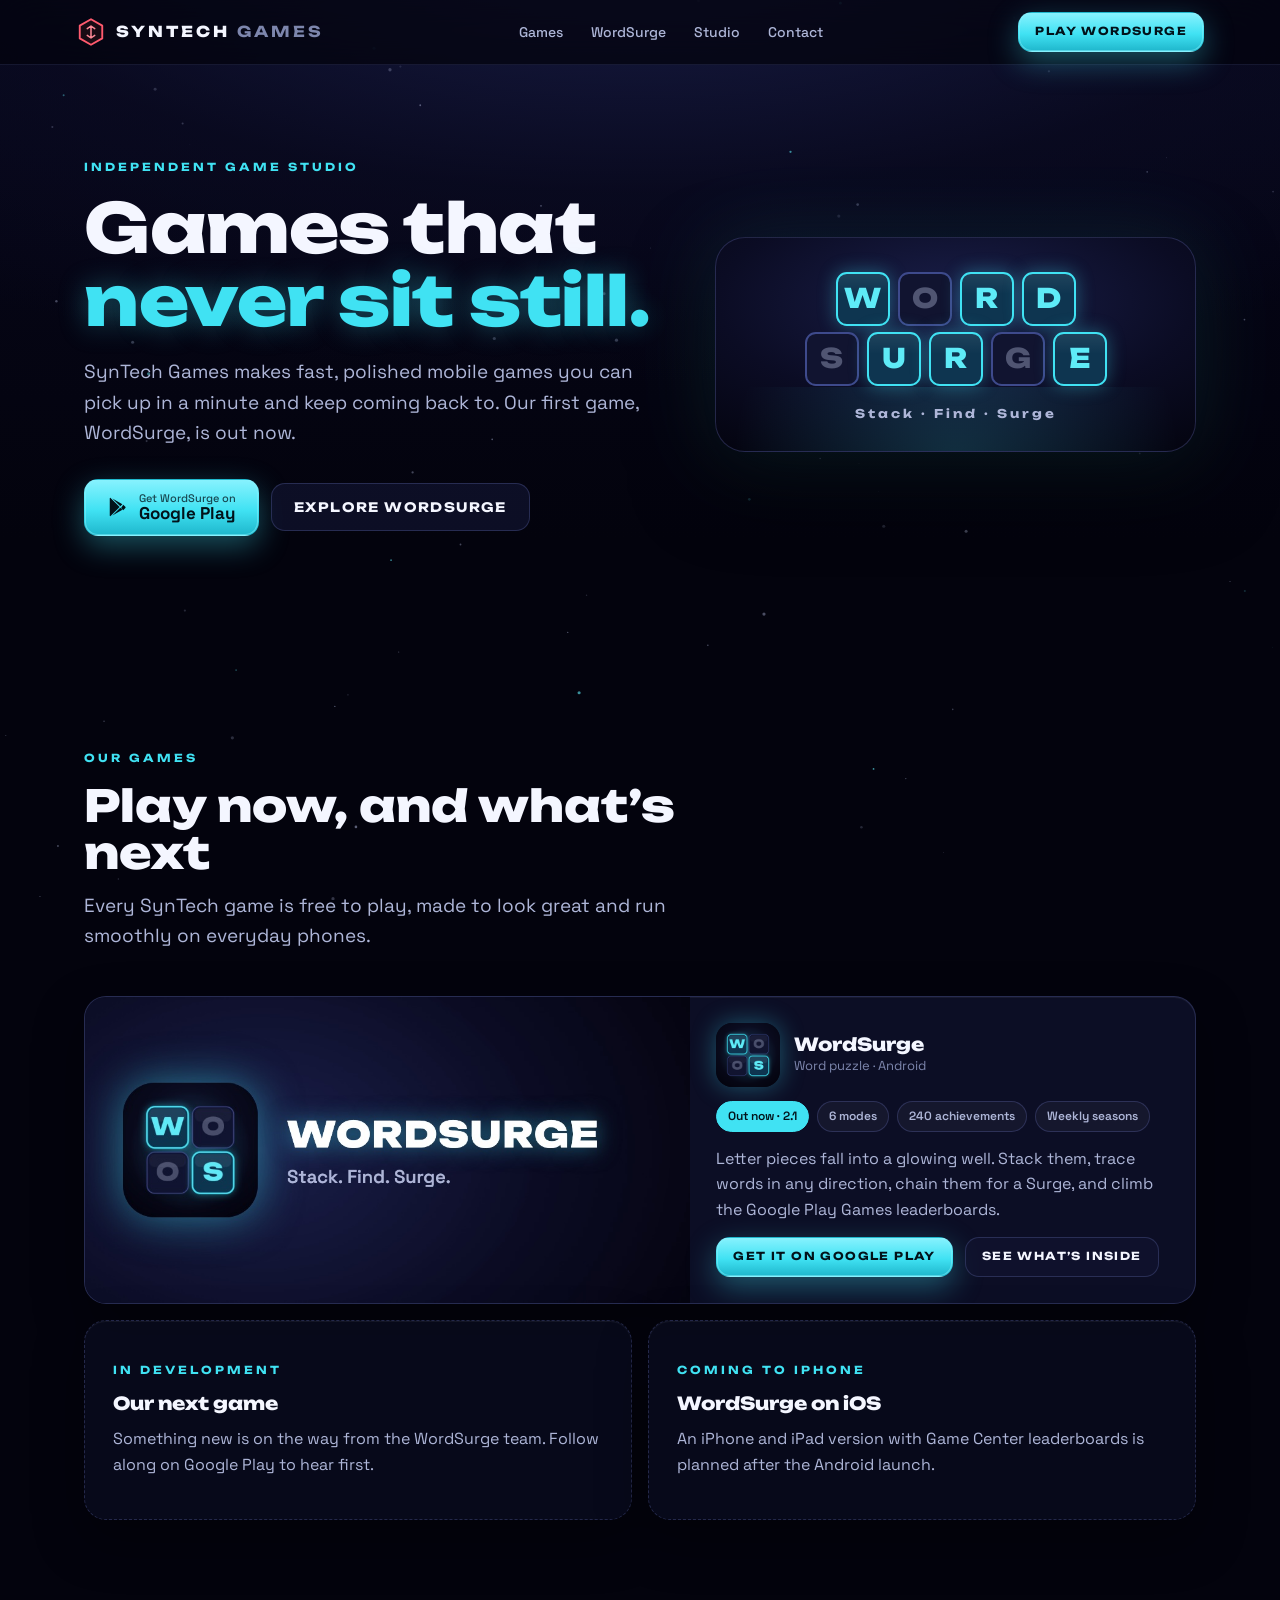
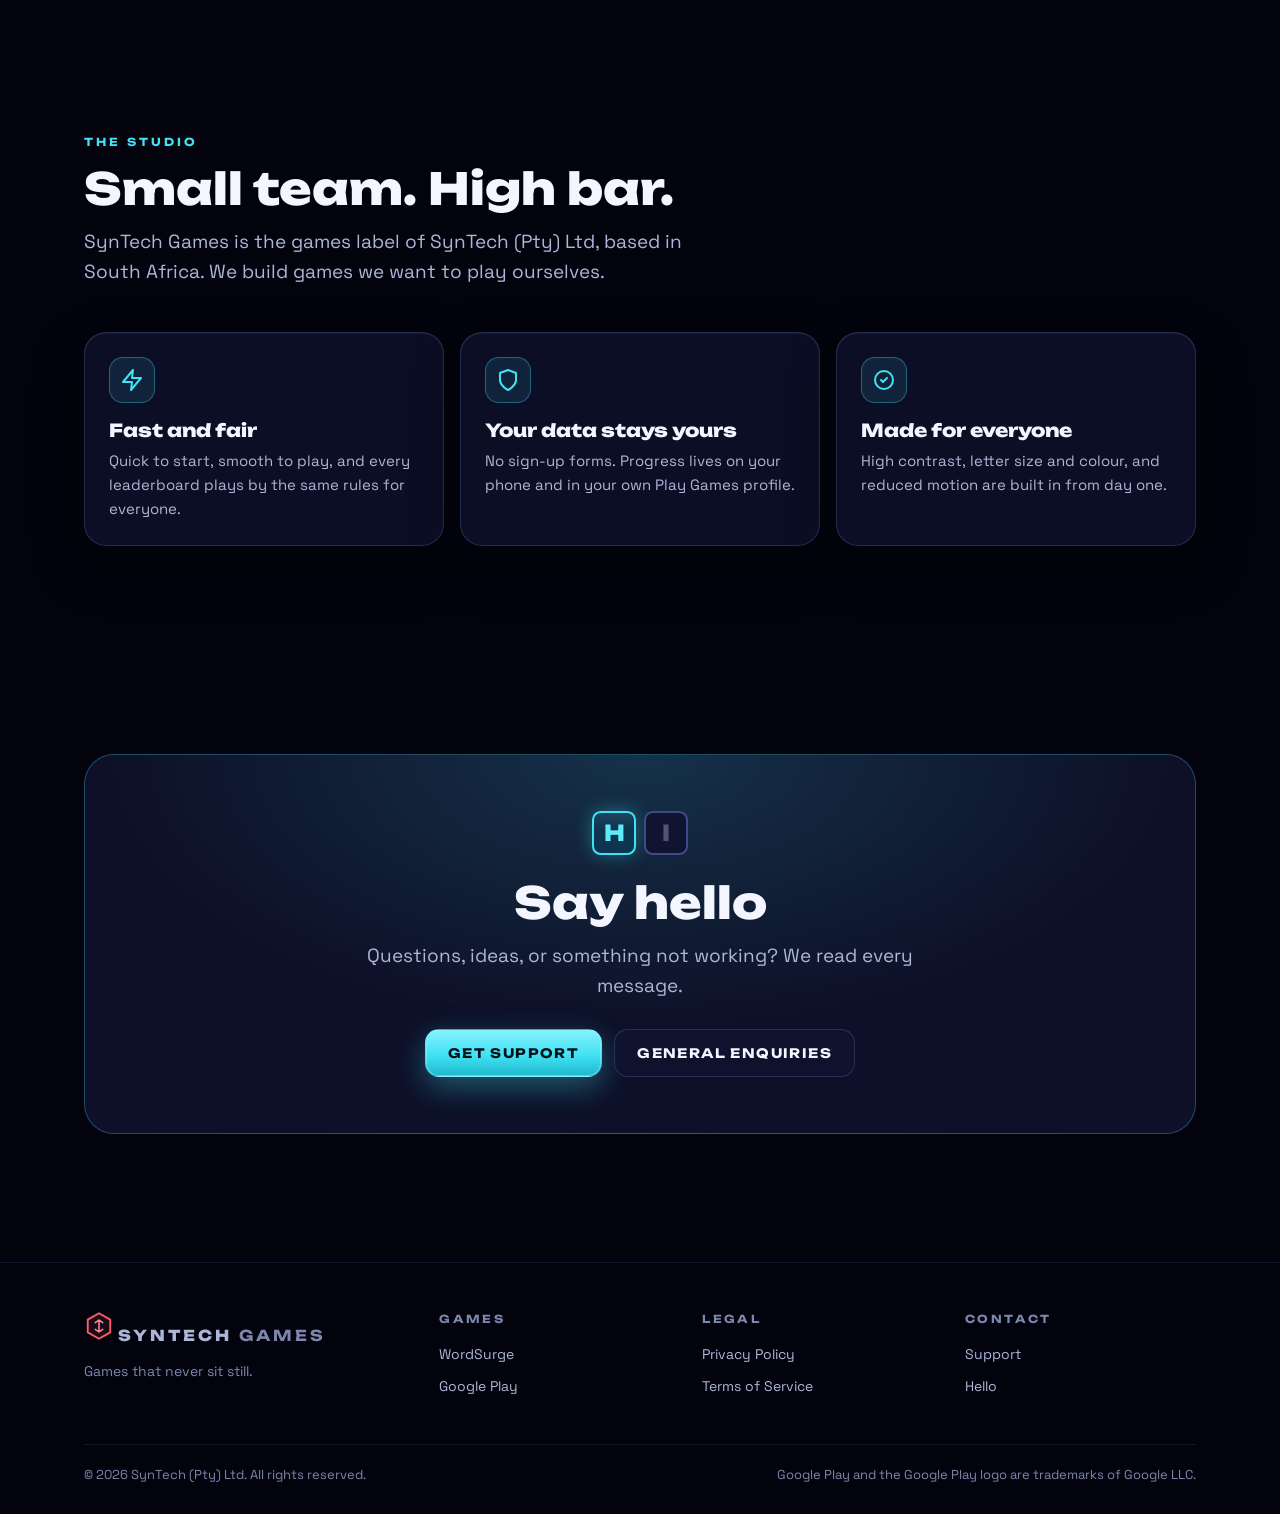
<file: index.html>
<!DOCTYPE html>
<html lang="en" class="no-js">
<head>
  <meta charset="UTF-8">
  <meta name="viewport" content="width=device-width, initial-scale=1.0">
  <title>SynTech Games: word games that never sit still</title>
  <meta name="description" content="SynTech Games is an independent studio making fast, beautiful mobile games. Our first game, WordSurge, is out now on Google Play.">
  <meta name="theme-color" content="#03030d">
  <meta property="og:title" content="SynTech Games">
  <meta property="og:description" content="An independent studio making fast, beautiful mobile games. WordSurge is out now on Google Play.">
  <meta property="og:type" content="website">
  <meta property="og:url" content="https://syntechgames.com/">
  <meta property="og:image" content="https://syntechgames.com/assets/wordsurge/feature-graphic.jpg">
  <link rel="icon" type="image/png" href="/favicon.png">
  <link rel="apple-touch-icon" href="/assets/wordsurge/icon-180.png">
  <link rel="preconnect" href="https://fonts.googleapis.com">
  <link rel="preconnect" href="https://fonts.gstatic.com" crossorigin>
  <link href="https://fonts.googleapis.com/css2?family=Space+Grotesk:wght@400;500;600;700&family=Unbounded:wght@700;800&display=swap" rel="stylesheet">
  <link rel="stylesheet" href="/styles.css">
</head>
<body>
  <a class="skip-link" href="#main">Skip to content</a>
  <canvas id="stars" aria-hidden="true"></canvas>

  <nav class="nav" aria-label="Main">
    <div class="nav-inner">
      <a href="/" class="brand" aria-label="SynTech Games home">
        <svg class="brand-mark" viewBox="0 0 40 40" aria-hidden="true"><path d="M20 3 35 11.5v17L20 37 5 28.5v-17Z" fill="#1a0b14" stroke="#ff5a6e" stroke-width="2.5" stroke-linejoin="round"/><path d="M20 12v16M15 15.5l5-3.5 5 3.5M15 24.5l5 3.5 5-3.5" stroke="#ff8a98" stroke-width="2" fill="none" stroke-linecap="round" stroke-linejoin="round"/></svg>
        <span class="brand-name">SynTech <span>Games</span></span>
      </a>
      <div class="nav-links">
        <a href="/#games">Games</a>
        <a href="/wordsurge.html">WordSurge</a>
        <a href="/#studio">Studio</a>
        <a href="/#contact">Contact</a>
      </div>
      <a href="https://play.google.com/store/apps/details?id=com.syntech.wordsurge" class="btn btn-primary btn-small" rel="noopener">Play WordSurge</a>
    </div>
  </nav>

  <main id="main">
    <!-- Hero -->
    <section class="hero">
      <div class="container hero-grid">
        <div>
          <span class="eyebrow">Independent game studio</span>
          <h1 class="h1">Games that <span class="glow-text">never sit still.</span></h1>
          <p class="lead">SynTech Games makes fast, polished mobile games you can pick up in a minute and keep coming back to. Our first game, WordSurge, is out now.</p>
          <div class="hero-actions">
            <a href="https://play.google.com/store/apps/details?id=com.syntech.wordsurge" class="btn btn-primary btn-store" rel="noopener">
              <svg width="22" height="22" viewBox="0 0 24 24" fill="currentColor" aria-hidden="true"><path d="M3.6 1.8 13.8 12 3.6 22.2a1 1 0 0 1-.6-.9V2.7a1 1 0 0 1 .6-.9Zm10.9 10.9 2.3 2.3-10.9 6.3 8.6-8.6Zm3.2-3.2 2.3 2.3a1 1 0 0 1 0 1.4l-2.3 2.3-2.3-2.5 2.3-3.5ZM5.9 2.7 16.8 9l-2.3 2.3-8.6-8.6Z"/></svg>
              <span class="store-text"><small>Get WordSurge on</small><b>Google Play</b></span>
            </a>
            <a href="/wordsurge.html" class="btn btn-ghost">Explore WordSurge</a>
          </div>
        </div>
        <div class="stage-art reveal" aria-hidden="true">
          <div class="tiles word-row">
            <span class="tile drop" style="--i:0">W</span><span class="tile drop dim" style="--i:1">O</span><span class="tile drop" style="--i:2">R</span><span class="tile drop" style="--i:3">D</span>
          </div>
          <div class="tiles word-row">
            <span class="tile drop dim" style="--i:4">S</span><span class="tile drop" style="--i:5">U</span><span class="tile drop" style="--i:6">R</span><span class="tile drop dim" style="--i:7">G</span><span class="tile drop" style="--i:8">E</span>
          </div>
          <p class="caption">Stack · Find · Surge</p>
        </div>
      </div>
    </section>

    <!-- Games -->
    <section id="games">
      <div class="container">
        <div class="section-head reveal">
          <span class="eyebrow">Our games</span>
          <h2 class="h2">Play now, and what’s next</h2>
          <p class="lead">Every SynTech game is free to play, made to look great and run smoothly on everyday phones.</p>
        </div>

        <article class="panel game-card reveal" aria-labelledby="ws-title">
          <a class="media" href="/wordsurge.html" aria-label="Learn about WordSurge">
            <img src="/assets/wordsurge/feature-graphic.jpg" width="1024" height="500" alt="WordSurge: glowing letter tiles in a dark well" loading="lazy">
          </a>
          <div class="body">
            <div class="game-meta">
              <img src="/assets/wordsurge/icon-180.png" width="64" height="64" alt="">
              <div>
                <h3 class="h3" id="ws-title">WordSurge</h3>
                <p class="small">Word puzzle · Android</p>
              </div>
            </div>
            <div class="chip-row"><span class="chip live">Out now · 2.1</span><span class="chip">6 modes</span><span class="chip">240 achievements</span><span class="chip">Weekly seasons</span></div>
            <p class="muted">Letter pieces fall into a glowing well. Stack them, trace words in any direction, chain them for a Surge, and climb the Google Play Games leaderboards.</p>
            <div class="hero-actions">
              <a href="https://play.google.com/store/apps/details?id=com.syntech.wordsurge" class="btn btn-primary btn-small" rel="noopener">Get it on Google Play</a>
              <a href="/wordsurge.html" class="btn btn-ghost btn-small">See what’s inside</a>
            </div>
          </div>
        </article>

        <div class="grid grid-2" style="margin-top:16px">
          <div class="panel soon-card reveal" style="--d:1">
            <span class="eyebrow" style="margin:0">In development</span>
            <h3 class="h3">Our next game</h3>
            <p class="muted">Something new is on the way from the WordSurge team. Follow along on Google Play to hear first.</p>
          </div>
          <div class="panel soon-card reveal" style="--d:2">
            <span class="eyebrow" style="margin:0">Coming to iPhone</span>
            <h3 class="h3">WordSurge on iOS</h3>
            <p class="muted">An iPhone and iPad version with Game Center leaderboards is planned after the Android launch.</p>
          </div>
        </div>
      </div>
    </section>

    <!-- Studio -->
    <section id="studio">
      <div class="container">
        <div class="section-head reveal">
          <span class="eyebrow">The studio</span>
          <h2 class="h2">Small team. High bar.</h2>
          <p class="lead">SynTech Games is the games label of SynTech (Pty) Ltd, based in South Africa. We build games we want to play ourselves.</p>
        </div>
        <div class="grid grid-3">
          <div class="panel card reveal">
            <div class="icon"><svg viewBox="0 0 24 24" fill="none" stroke="currentColor" stroke-width="2" stroke-linecap="round" stroke-linejoin="round" aria-hidden="true"><path d="M13 2 3 14h9l-1 8 10-12h-9l1-8Z"/></svg></div>
            <h3 class="h3">Fast and fair</h3>
            <p>Quick to start, smooth to play, and every leaderboard plays by the same rules for everyone.</p>
          </div>
          <div class="panel card reveal" style="--d:1">
            <div class="icon"><svg viewBox="0 0 24 24" fill="none" stroke="currentColor" stroke-width="2" stroke-linecap="round" stroke-linejoin="round" aria-hidden="true"><path d="M12 22s8-4 8-10V5l-8-3-8 3v7c0 6 8 10 8 10Z"/></svg></div>
            <h3 class="h3">Your data stays yours</h3>
            <p>No sign-up forms. Progress lives on your phone and in your own Play Games profile.</p>
          </div>
          <div class="panel card reveal" style="--d:2">
            <div class="icon"><svg viewBox="0 0 24 24" fill="none" stroke="currentColor" stroke-width="2" stroke-linecap="round" stroke-linejoin="round" aria-hidden="true"><circle cx="12" cy="12" r="9"/><path d="M9 12l2 2 4-4"/></svg></div>
            <h3 class="h3">Made for everyone</h3>
            <p>High contrast, letter size and colour, and reduced motion are built in from day one.</p>
          </div>
        </div>
      </div>
    </section>

    <!-- Contact -->
    <section id="contact">
      <div class="container">
        <div class="cta-card reveal">
          <div class="tiles" aria-hidden="true"><span class="tile" style="--s:44px">H</span><span class="tile dim" style="--s:44px">I</span></div>
          <h2 class="h2">Say hello</h2>
          <p class="lead">Questions, ideas, or something not working? We read every message.</p>
          <div class="hero-actions">
            <a href="mailto:support@syntechgames.com" class="btn btn-primary">Get support</a>
            <a href="mailto:hello@syntechgames.com" class="btn btn-ghost">General enquiries</a>
          </div>
        </div>
      </div>
    </section>
  </main>

  <footer class="footer">
    <div class="container">
      <div class="footer-top">
        <div>
          <a href="/" class="brand" aria-label="SynTech Games home">
            <svg class="brand-mark" viewBox="0 0 40 40" aria-hidden="true"><path d="M20 3 35 11.5v17L20 37 5 28.5v-17Z" fill="#1a0b14" stroke="#ff5a6e" stroke-width="2.5" stroke-linejoin="round"/><path d="M20 12v16M15 15.5l5-3.5 5 3.5M15 24.5l5 3.5 5-3.5" stroke="#ff8a98" stroke-width="2" fill="none" stroke-linecap="round" stroke-linejoin="round"/></svg>
            <span class="brand-name">SynTech <span>Games</span></span>
          </a>
          <p class="footer-tagline">Games that never sit still.</p>
        </div>
        <div><h4>Games</h4><a href="/wordsurge.html">WordSurge</a><a href="https://play.google.com/store/apps/details?id=com.syntech.wordsurge" rel="noopener">Google Play</a></div>
        <div><h4>Legal</h4><a href="/privacy.html">Privacy Policy</a><a href="/terms.html">Terms of Service</a></div>
        <div><h4>Contact</h4><a href="mailto:support@syntechgames.com">Support</a><a href="mailto:hello@syntechgames.com">Hello</a></div>
      </div>
      <div class="footer-bottom"><span>&copy; <span data-year>2026</span> SynTech (Pty) Ltd. All rights reserved.</span><span>Google Play and the Google Play logo are trademarks of Google LLC.</span></div>
    </div>
  </footer>

  <script src="/script.js"></script>
</body>
</html>
</file>
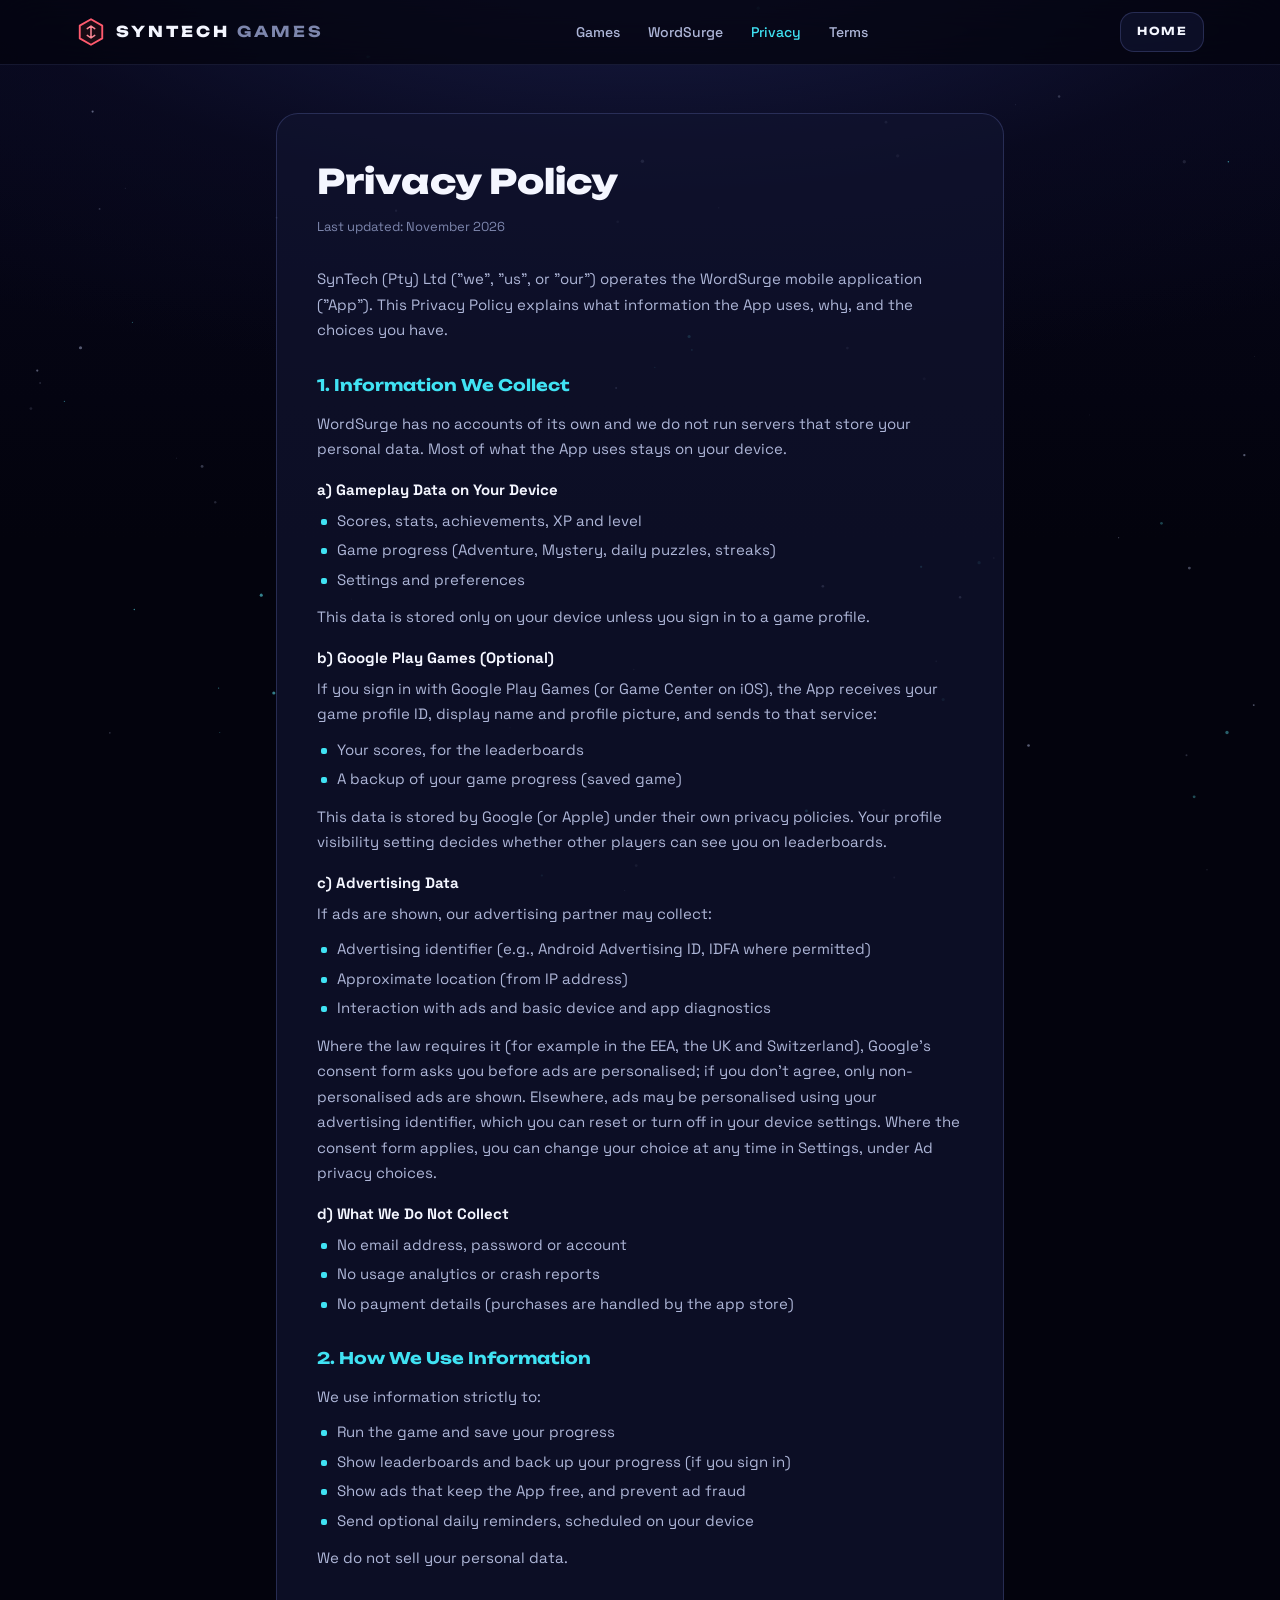
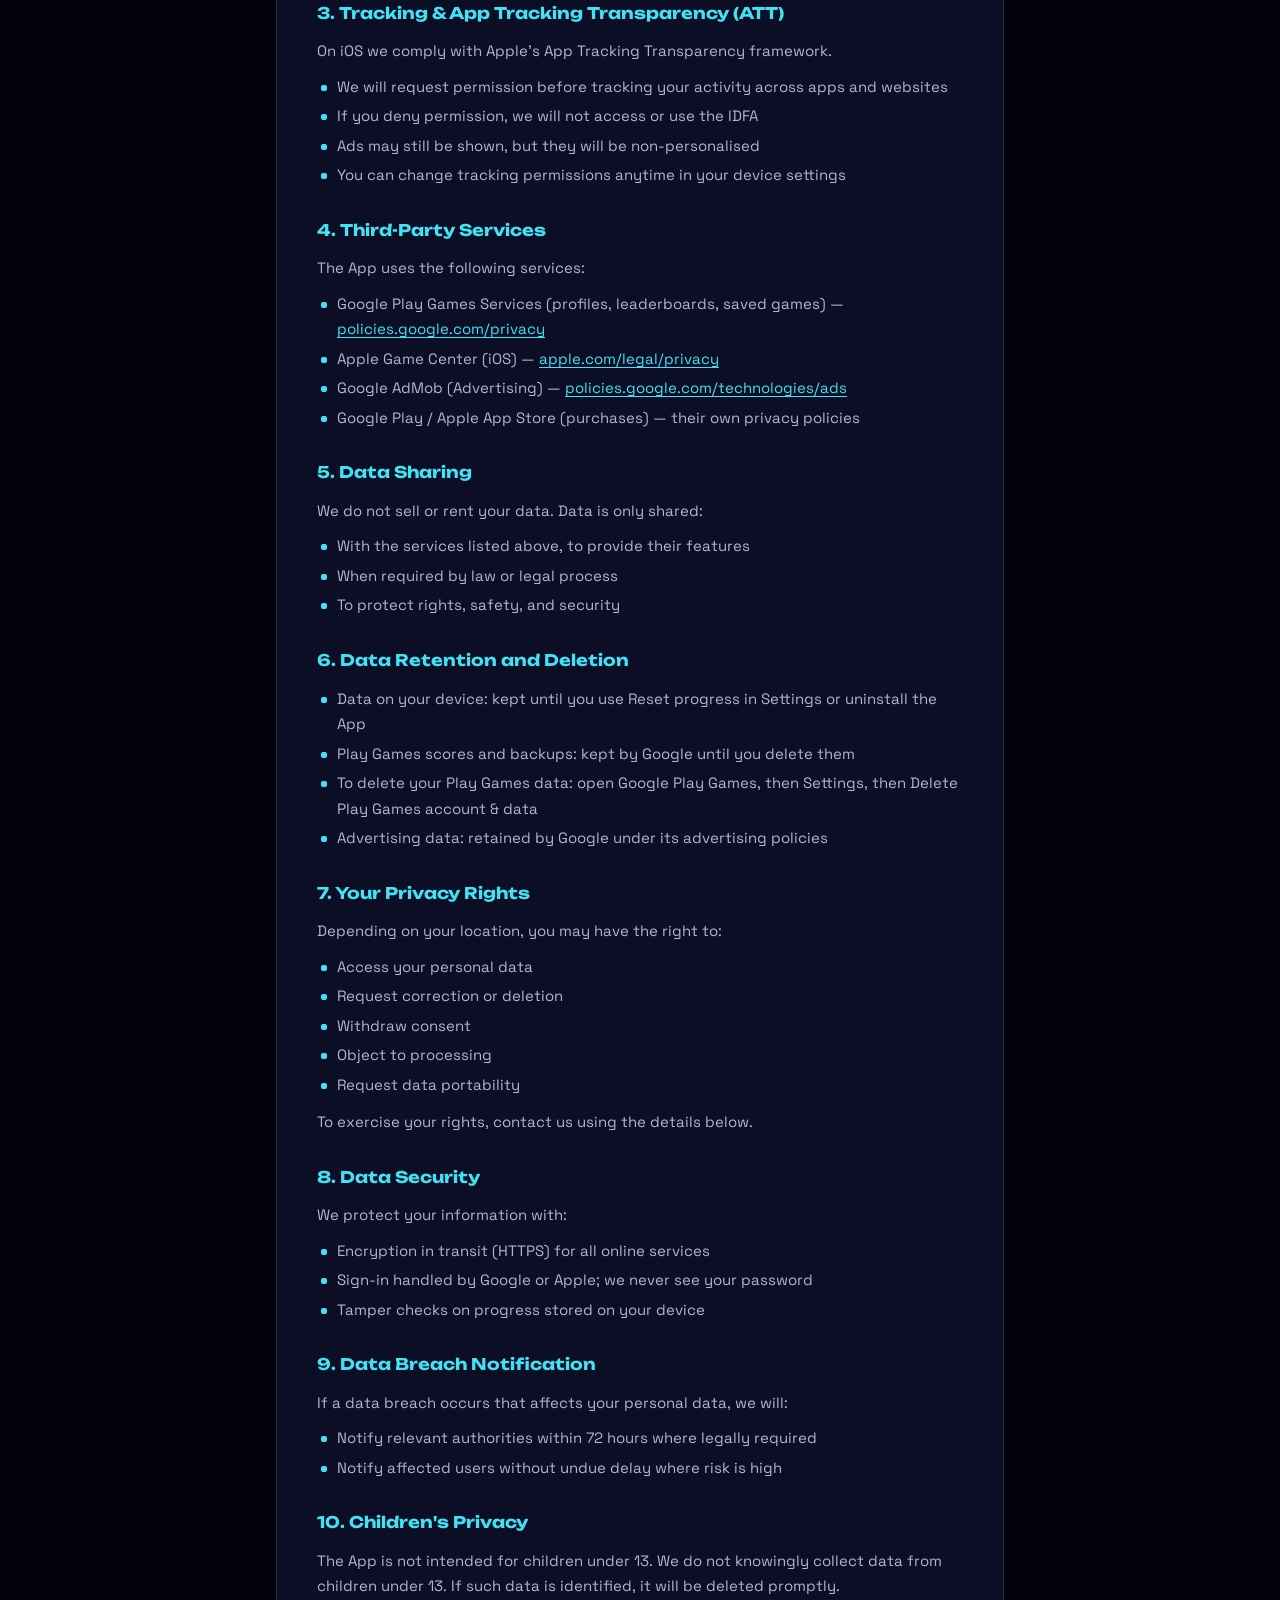
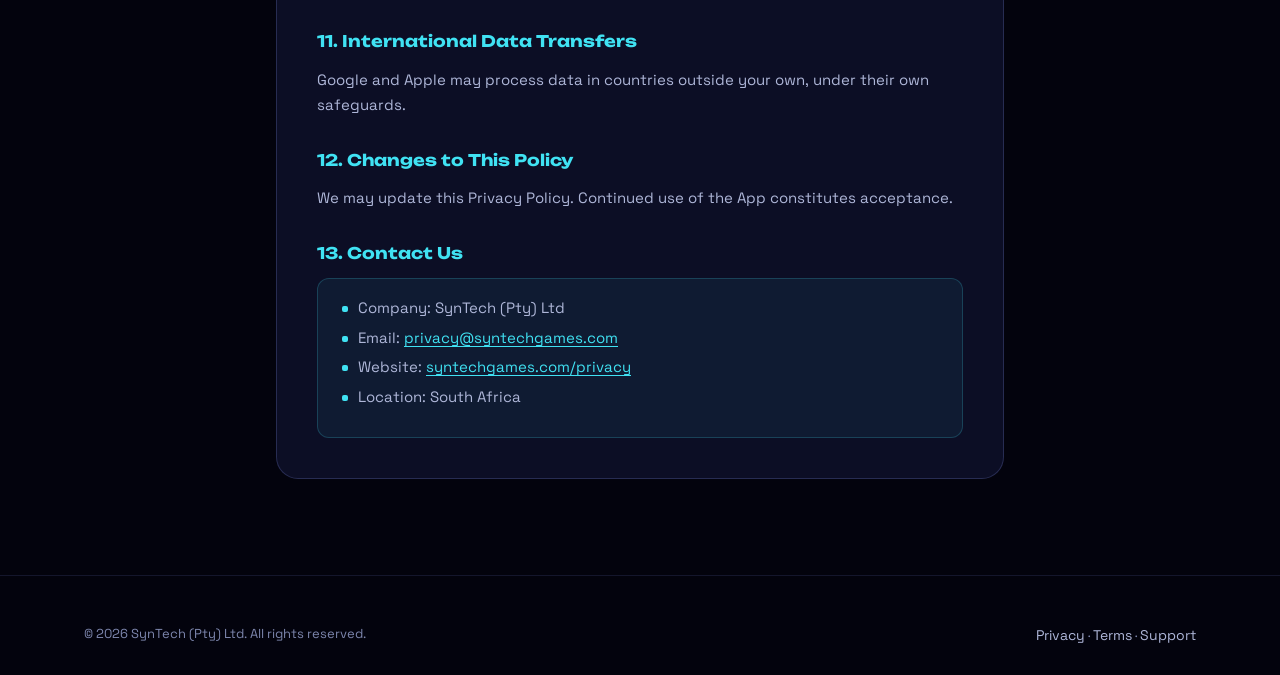
<file: privacy.html>
<!DOCTYPE html>
<html lang="en" class="no-js">
<head>
  <meta charset="UTF-8">
  <meta name="viewport" content="width=device-width, initial-scale=1.0">
  <title>Privacy Policy — WordSurge by SynTech</title>
  <meta name="description" content="Privacy Policy for the WordSurge mobile application by SynTech (Pty) Ltd.">
  <link rel="icon" type="image/png" href="/favicon.png">
  <meta name="theme-color" content="#03030d">
  <link rel="preconnect" href="https://fonts.googleapis.com">
  <link rel="preconnect" href="https://fonts.gstatic.com" crossorigin>
  <link href="https://fonts.googleapis.com/css2?family=Space+Grotesk:wght@400;500;600;700&family=Unbounded:wght@700;800&display=swap" rel="stylesheet">
  <link rel="stylesheet" href="/styles.css">
</head>
<body>
  <a class="skip-link" href="#main">Skip to content</a>
  <canvas id="stars" aria-hidden="true"></canvas>

  <nav class="nav" aria-label="Main">
    <div class="nav-inner">
      <a href="/" class="brand" aria-label="SynTech Games home">
        <svg class="brand-mark" viewBox="0 0 40 40" aria-hidden="true"><path d="M20 3 35 11.5v17L20 37 5 28.5v-17Z" fill="#1a0b14" stroke="#ff5a6e" stroke-width="2.5" stroke-linejoin="round"/><path d="M20 12v16M15 15.5l5-3.5 5 3.5M15 24.5l5 3.5 5-3.5" stroke="#ff8a98" stroke-width="2" fill="none" stroke-linecap="round" stroke-linejoin="round"/></svg>
        <span class="brand-name">SynTech <span>Games</span></span>
      </a>
      <div class="nav-links">
        <a href="/#games">Games</a>
        <a href="/wordsurge.html">WordSurge</a>
        <a href="/privacy.html" aria-current="page">Privacy</a>
        <a href="/terms.html">Terms</a>
      </div>
      <a href="/" class="btn btn-ghost btn-small">Home</a>
    </div>
  </nav>

  <main id="main" class="legal-page">
    <div class="legal-card">
      <h1>Privacy Policy</h1>
      <p class="last-updated">Last updated: November 2026</p>
      <p class="intro">
        SynTech (Pty) Ltd ("we", "us", or "our") operates the WordSurge mobile application ("App").
        This Privacy Policy explains what information the App uses, why, and the choices you have.
      </p>

      <h2>1. Information We Collect</h2>
      <p>WordSurge has no accounts of its own and we do not run servers that store your personal data. Most of what the App uses stays on your device.</p>

      <h3>a) Gameplay Data on Your Device</h3>
      <ul>
        <li>Scores, stats, achievements, XP and level</li>
        <li>Game progress (Adventure, Mystery, daily puzzles, streaks)</li>
        <li>Settings and preferences</li>
      </ul>
      <p>This data is stored only on your device unless you sign in to a game profile.</p>

      <h3>b) Google Play Games (Optional)</h3>
      <p>If you sign in with Google Play Games (or Game Center on iOS), the App receives your game profile ID, display name and profile picture, and sends to that service:</p>
      <ul>
        <li>Your scores, for the leaderboards</li>
        <li>A backup of your game progress (saved game)</li>
      </ul>
      <p>This data is stored by Google (or Apple) under their own privacy policies. Your profile visibility setting decides whether other players can see you on leaderboards.</p>

      <h3>c) Advertising Data</h3>
      <p>If ads are shown, our advertising partner may collect:</p>
      <ul>
        <li>Advertising identifier (e.g., Android Advertising ID, IDFA where permitted)</li>
        <li>Approximate location (from IP address)</li>
        <li>Interaction with ads and basic device and app diagnostics</li>
      </ul>
      <p>Where the law requires it (for example in the EEA, the UK and Switzerland), Google&rsquo;s consent form asks you before ads are personalised; if you don&rsquo;t agree, only non-personalised ads are shown. Elsewhere, ads may be personalised using your advertising identifier, which you can reset or turn off in your device settings. Where the consent form applies, you can change your choice at any time in Settings, under Ad privacy choices.</p>

      <h3>d) What We Do Not Collect</h3>
      <ul>
        <li>No email address, password or account</li>
        <li>No usage analytics or crash reports</li>
        <li>No payment details (purchases are handled by the app store)</li>
      </ul>

      <h2>2. How We Use Information</h2>
      <p>We use information strictly to:</p>
      <ul>
        <li>Run the game and save your progress</li>
        <li>Show leaderboards and back up your progress (if you sign in)</li>
        <li>Show ads that keep the App free, and prevent ad fraud</li>
        <li>Send optional daily reminders, scheduled on your device</li>
      </ul>
      <p>We do not sell your personal data.</p>

      <h2>3. Tracking &amp; App Tracking Transparency (ATT)</h2>
      <p>On iOS we comply with Apple's App Tracking Transparency framework.</p>
      <ul>
        <li>We will request permission before tracking your activity across apps and websites</li>
        <li>If you deny permission, we will not access or use the IDFA</li>
        <li>Ads may still be shown, but they will be non-personalised</li>
        <li>You can change tracking permissions anytime in your device settings</li>
      </ul>

      <h2>4. Third-Party Services</h2>
      <p>The App uses the following services:</p>
      <ul>
        <li>Google Play Games Services (profiles, leaderboards, saved games) — <a href="https://policies.google.com/privacy" >policies.google.com/privacy</a></li>
        <li>Apple Game Center (iOS) — <a href="https://www.apple.com/legal/privacy/" >apple.com/legal/privacy</a></li>
        <li>Google AdMob (Advertising) — <a href="https://policies.google.com/technologies/ads" >policies.google.com/technologies/ads</a></li>
        <li>Google Play / Apple App Store (purchases) — their own privacy policies</li>
      </ul>

      <h2>5. Data Sharing</h2>
      <p>We do not sell or rent your data. Data is only shared:</p>
      <ul>
        <li>With the services listed above, to provide their features</li>
        <li>When required by law or legal process</li>
        <li>To protect rights, safety, and security</li>
      </ul>

      <h2>6. Data Retention and Deletion</h2>
      <ul>
        <li>Data on your device: kept until you use Reset progress in Settings or uninstall the App</li>
        <li>Play Games scores and backups: kept by Google until you delete them</li>
        <li>To delete your Play Games data: open Google Play Games, then Settings, then Delete Play Games account &amp; data</li>
        <li>Advertising data: retained by Google under its advertising policies</li>
      </ul>

      <h2>7. Your Privacy Rights</h2>
      <p>Depending on your location, you may have the right to:</p>
      <ul>
        <li>Access your personal data</li>
        <li>Request correction or deletion</li>
        <li>Withdraw consent</li>
        <li>Object to processing</li>
        <li>Request data portability</li>
      </ul>
      <p>To exercise your rights, contact us using the details below.</p>

      <h2>8. Data Security</h2>
      <p>We protect your information with:</p>
      <ul>
        <li>Encryption in transit (HTTPS) for all online services</li>
        <li>Sign-in handled by Google or Apple; we never see your password</li>
        <li>Tamper checks on progress stored on your device</li>
      </ul>

      <h2>9. Data Breach Notification</h2>
      <p>If a data breach occurs that affects your personal data, we will:</p>
      <ul>
        <li>Notify relevant authorities within 72 hours where legally required</li>
        <li>Notify affected users without undue delay where risk is high</li>
      </ul>

      <h2>10. Children's Privacy</h2>
      <p>
        The App is not intended for children under 13. We do not knowingly collect data from
        children under 13. If such data is identified, it will be deleted promptly.
      </p>

      <h2>11. International Data Transfers</h2>
      <p>Google and Apple may process data in countries outside your own, under their own safeguards.</p>

      <h2>12. Changes to This Policy</h2>
      <p>We may update this Privacy Policy. Continued use of the App constitutes acceptance.</p>

      <h2>13. Contact Us</h2>
      <div class="contact-box">
        <ul>
          <li>Company: SynTech (Pty) Ltd</li>
          <li>Email: <a href="mailto:privacy@syntechgames.com" >privacy@syntechgames.com</a></li>
          <li>Website: <a href="https://syntechgames.com/privacy.html" >syntechgames.com/privacy</a></li>
          <li>Location: South Africa</li>
        </ul>
      </div>
    </div>
  </main>

  <footer class="footer">
    <div class="container">
      <div class="footer-bottom" style="border-top:none;padding-top:0"><span>&copy; <span data-year>2026</span> SynTech (Pty) Ltd. All rights reserved.</span><span><a href="/privacy.html" style="display:inline">Privacy</a> · <a href="/terms.html" style="display:inline">Terms</a> · <a href="mailto:support@syntechgames.com" style="display:inline">Support</a></span></div>
    </div>
  </footer>

  <script src="/script.js"></script>
</body>
</html>
</file>
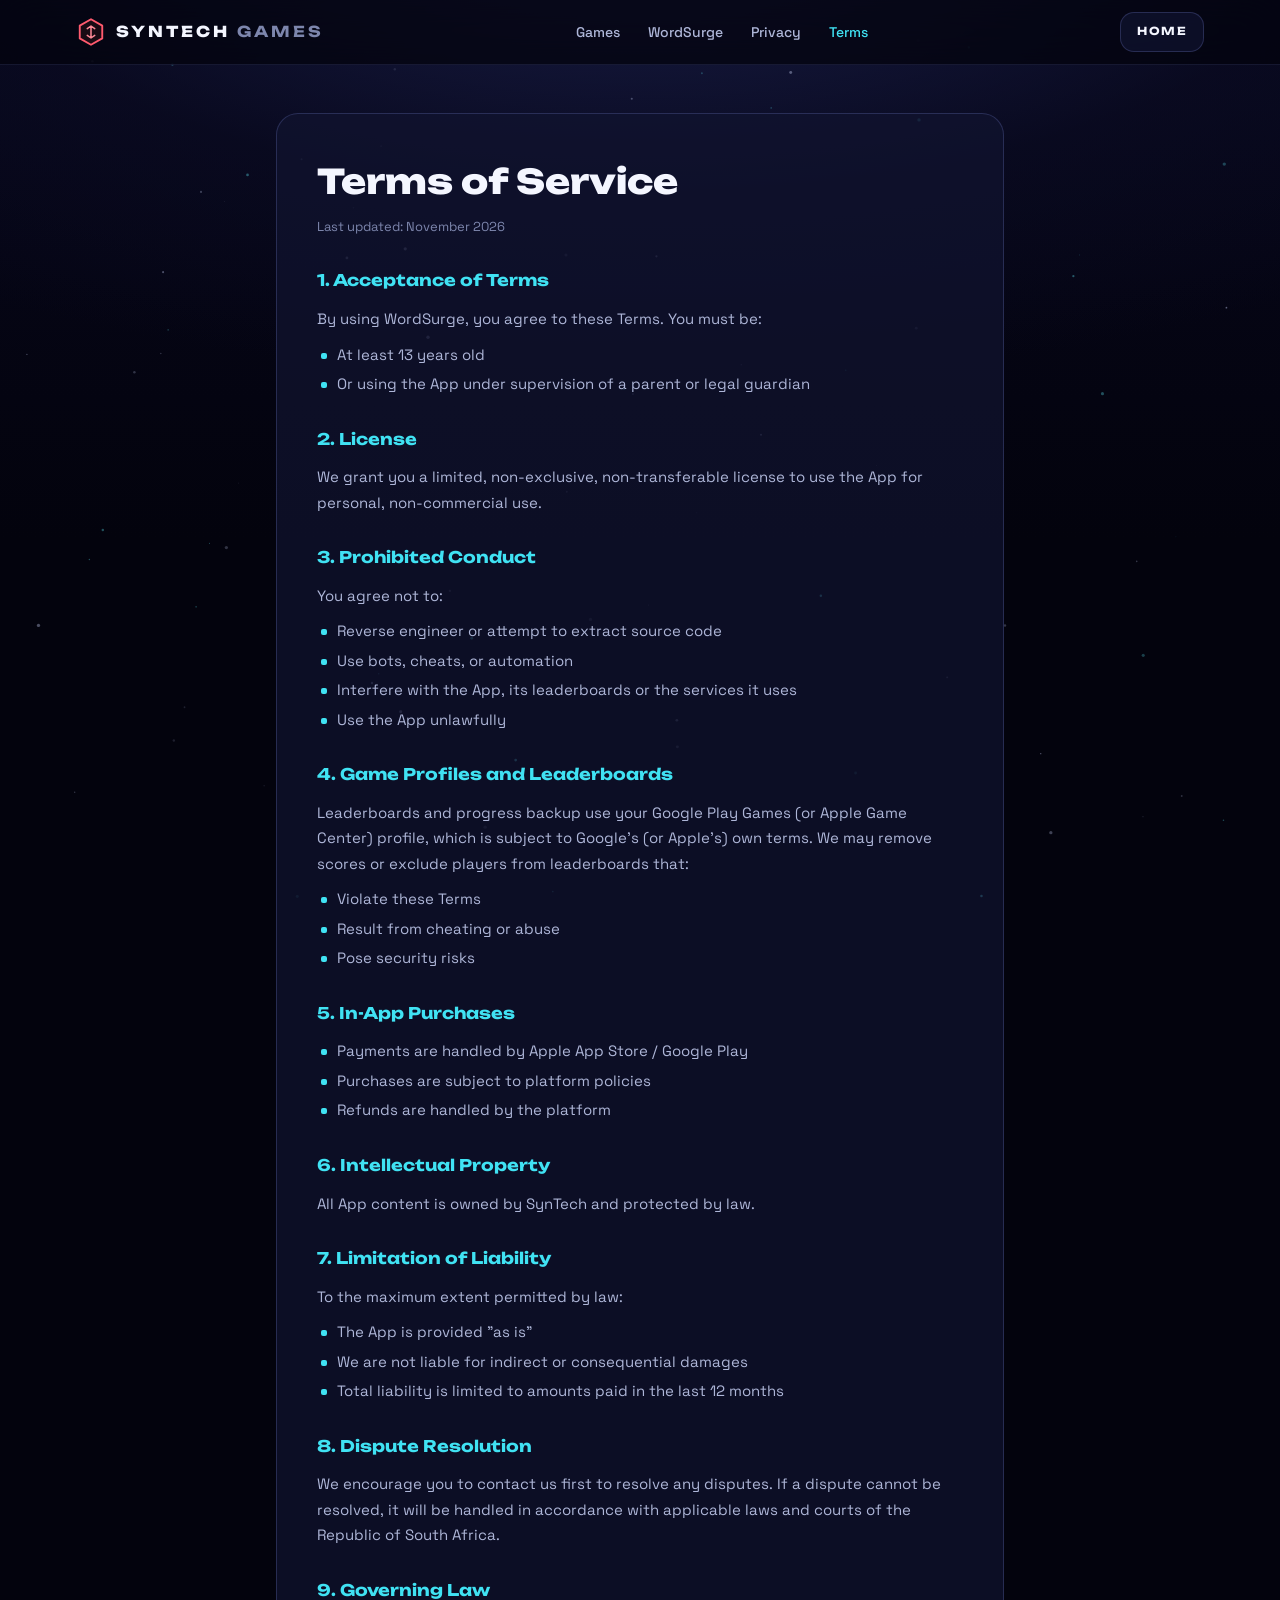
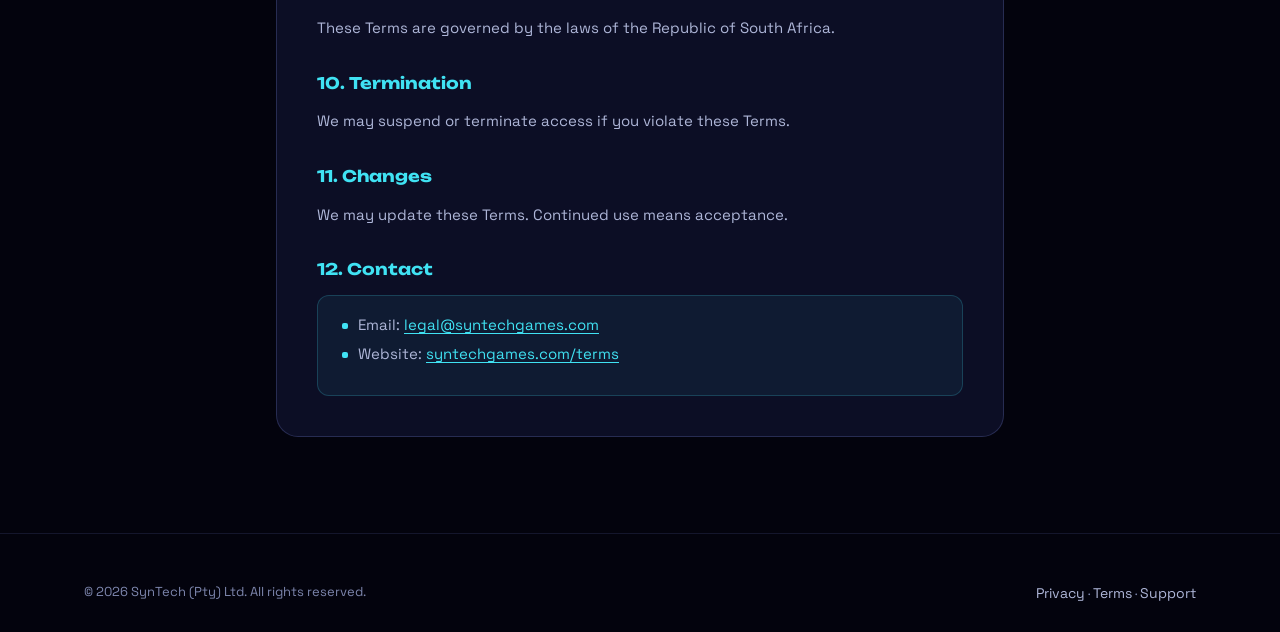
<file: terms.html>
<!DOCTYPE html>
<html lang="en" class="no-js">
<head>
  <meta charset="UTF-8">
  <meta name="viewport" content="width=device-width, initial-scale=1.0">
  <title>Terms of Service — WordSurge by SynTech</title>
  <meta name="description" content="Terms of Service for the WordSurge mobile application by SynTech (Pty) Ltd.">
  <link rel="icon" type="image/png" href="/favicon.png">
  <meta name="theme-color" content="#03030d">
  <link rel="preconnect" href="https://fonts.googleapis.com">
  <link rel="preconnect" href="https://fonts.gstatic.com" crossorigin>
  <link href="https://fonts.googleapis.com/css2?family=Space+Grotesk:wght@400;500;600;700&family=Unbounded:wght@700;800&display=swap" rel="stylesheet">
  <link rel="stylesheet" href="/styles.css">
</head>
<body>
  <a class="skip-link" href="#main">Skip to content</a>
  <canvas id="stars" aria-hidden="true"></canvas>

  <nav class="nav" aria-label="Main">
    <div class="nav-inner">
      <a href="/" class="brand" aria-label="SynTech Games home">
        <svg class="brand-mark" viewBox="0 0 40 40" aria-hidden="true"><path d="M20 3 35 11.5v17L20 37 5 28.5v-17Z" fill="#1a0b14" stroke="#ff5a6e" stroke-width="2.5" stroke-linejoin="round"/><path d="M20 12v16M15 15.5l5-3.5 5 3.5M15 24.5l5 3.5 5-3.5" stroke="#ff8a98" stroke-width="2" fill="none" stroke-linecap="round" stroke-linejoin="round"/></svg>
        <span class="brand-name">SynTech <span>Games</span></span>
      </a>
      <div class="nav-links">
        <a href="/#games">Games</a>
        <a href="/wordsurge.html">WordSurge</a>
        <a href="/privacy.html">Privacy</a>
        <a href="/terms.html" aria-current="page">Terms</a>
      </div>
      <a href="/" class="btn btn-ghost btn-small">Home</a>
    </div>
  </nav>

  <main id="main" class="legal-page">
    <div class="legal-card">
      <h1>Terms of Service</h1>
      <p class="last-updated">Last updated: November 2026</p>

      <h2>1. Acceptance of Terms</h2>
      <p>By using WordSurge, you agree to these Terms. You must be:</p>
      <ul>
        <li>At least 13 years old</li>
        <li>Or using the App under supervision of a parent or legal guardian</li>
      </ul>

      <h2>2. License</h2>
      <p>
        We grant you a limited, non-exclusive, non-transferable license to use the App for
        personal, non-commercial use.
      </p>

      <h2>3. Prohibited Conduct</h2>
      <p>You agree not to:</p>
      <ul>
        <li>Reverse engineer or attempt to extract source code</li>
        <li>Use bots, cheats, or automation</li>
        <li>Interfere with the App, its leaderboards or the services it uses</li>
        <li>Use the App unlawfully</li>
      </ul>

      <h2>4. Game Profiles and Leaderboards</h2>
      <p>
        Leaderboards and progress backup use your Google Play Games (or Apple Game Center)
        profile, which is subject to Google’s (or Apple’s) own terms. We may remove scores or
        exclude players from leaderboards that:
      </p>
      <ul>
        <li>Violate these Terms</li>
        <li>Result from cheating or abuse</li>
        <li>Pose security risks</li>
      </ul>

      <h2>5. In-App Purchases</h2>
      <ul>
        <li>Payments are handled by Apple App Store / Google Play</li>
        <li>Purchases are subject to platform policies</li>
        <li>Refunds are handled by the platform</li>
      </ul>

      <h2>6. Intellectual Property</h2>
      <p>All App content is owned by SynTech and protected by law.</p>

      <h2>7. Limitation of Liability</h2>
      <p>To the maximum extent permitted by law:</p>
      <ul>
        <li>The App is provided "as is"</li>
        <li>We are not liable for indirect or consequential damages</li>
        <li>Total liability is limited to amounts paid in the last 12 months</li>
      </ul>

      <h2>8. Dispute Resolution</h2>
      <p>
        We encourage you to contact us first to resolve any disputes. If a dispute cannot be
        resolved, it will be handled in accordance with applicable laws and courts of the
        Republic of South Africa.
      </p>

      <h2>9. Governing Law</h2>
      <p>These Terms are governed by the laws of the Republic of South Africa.</p>

      <h2>10. Termination</h2>
      <p>We may suspend or terminate access if you violate these Terms.</p>

      <h2>11. Changes</h2>
      <p>We may update these Terms. Continued use means acceptance.</p>

      <h2>12. Contact</h2>
      <div class="contact-box">
        <ul>
          <li>Email: <a href="mailto:legal@syntechgames.com" >legal@syntechgames.com</a></li>
          <li>Website: <a href="https://syntechgames.com/terms.html" >syntechgames.com/terms</a></li>
        </ul>
      </div>
    </div>
  </main>

  <footer class="footer">
    <div class="container">
      <div class="footer-bottom" style="border-top:none;padding-top:0"><span>&copy; <span data-year>2026</span> SynTech (Pty) Ltd. All rights reserved.</span><span><a href="/privacy.html" style="display:inline">Privacy</a> · <a href="/terms.html" style="display:inline">Terms</a> · <a href="mailto:support@syntechgames.com" style="display:inline">Support</a></span></div>
    </div>
  </footer>

  <script src="/script.js"></script>
</body>
</html>
</file>
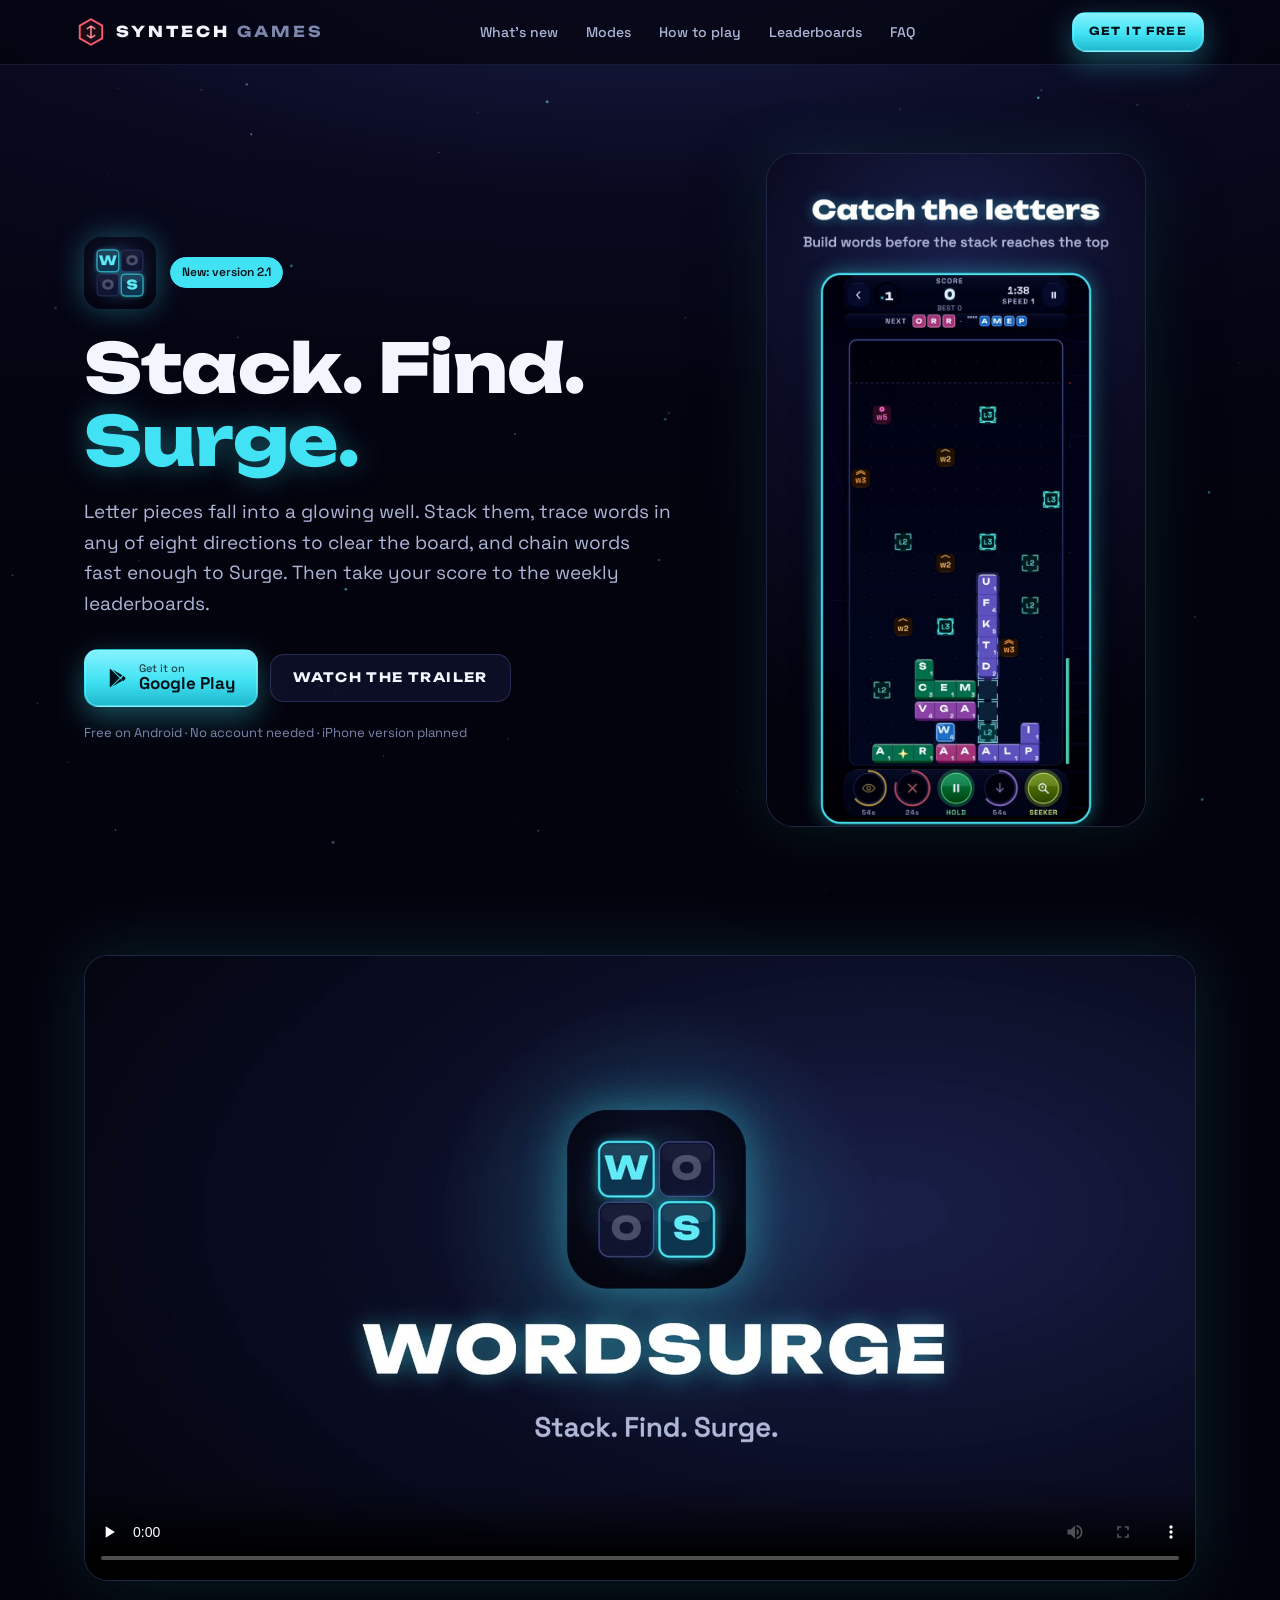
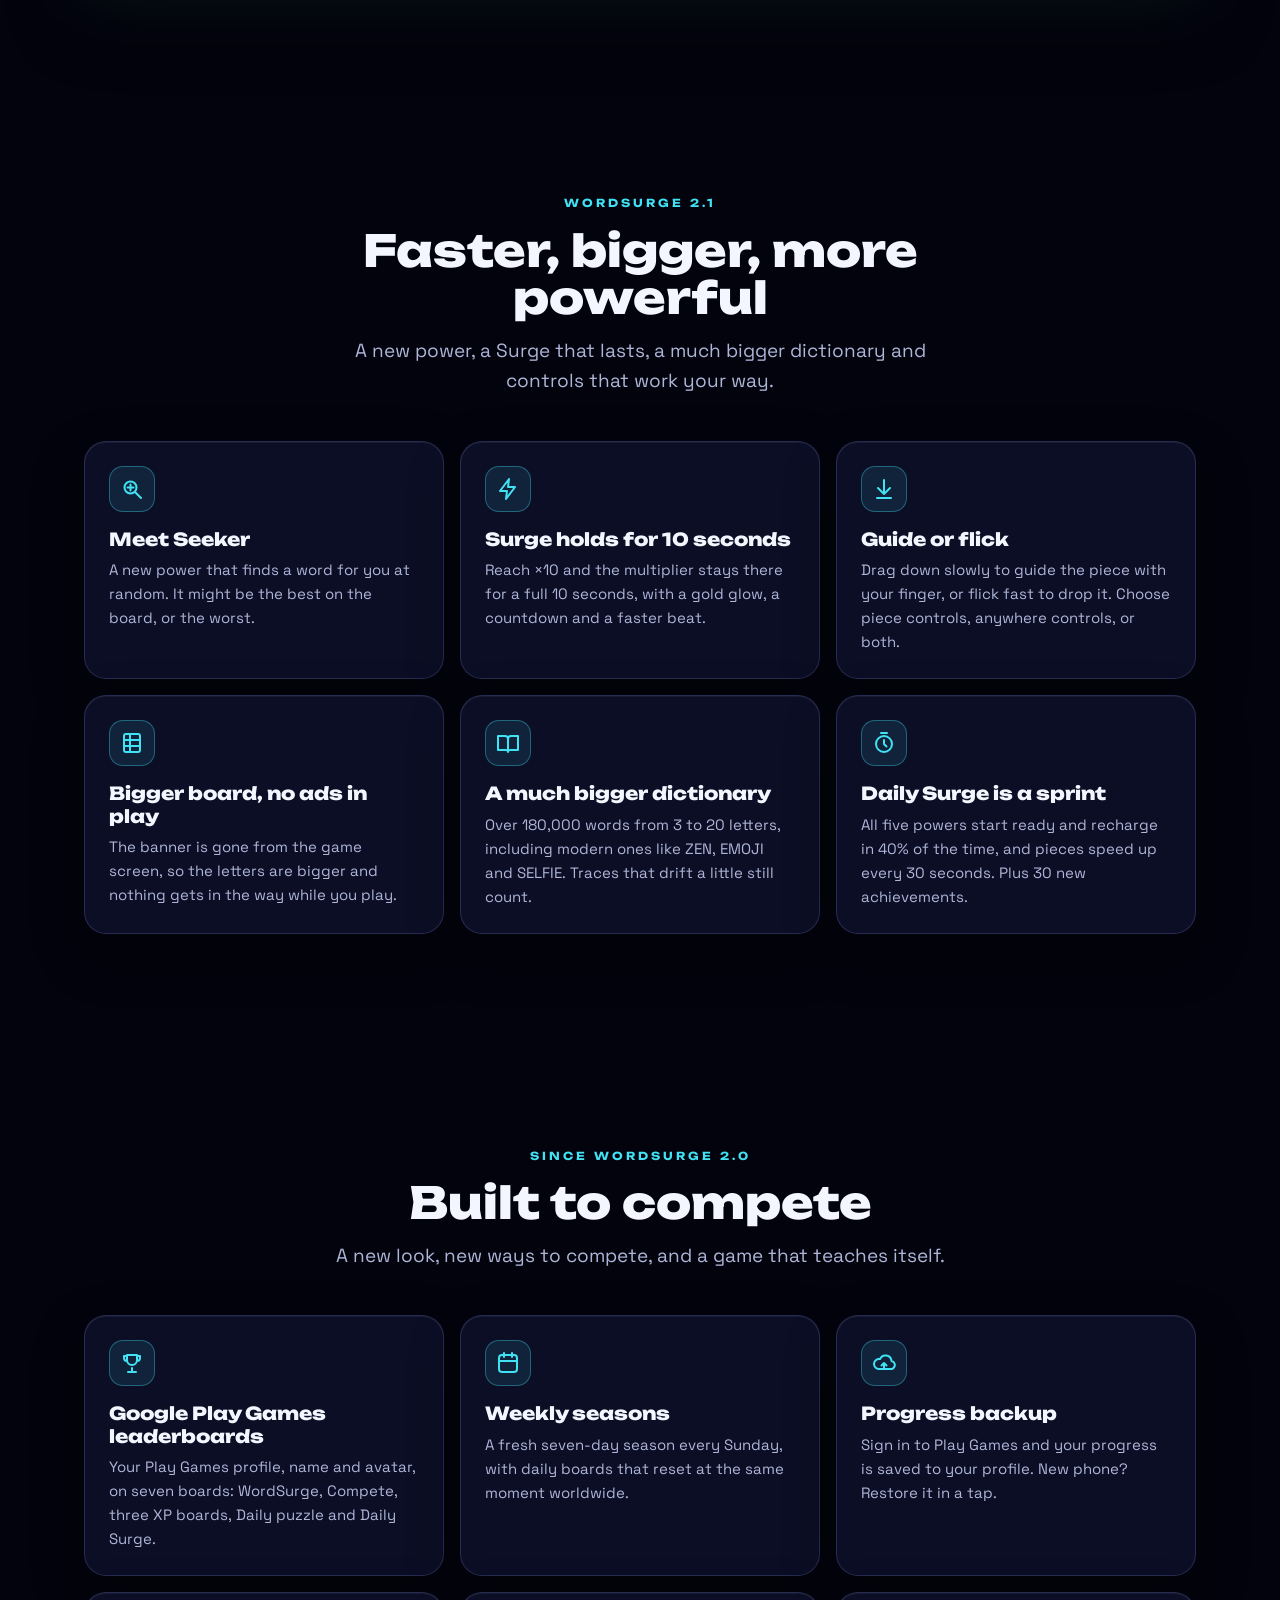
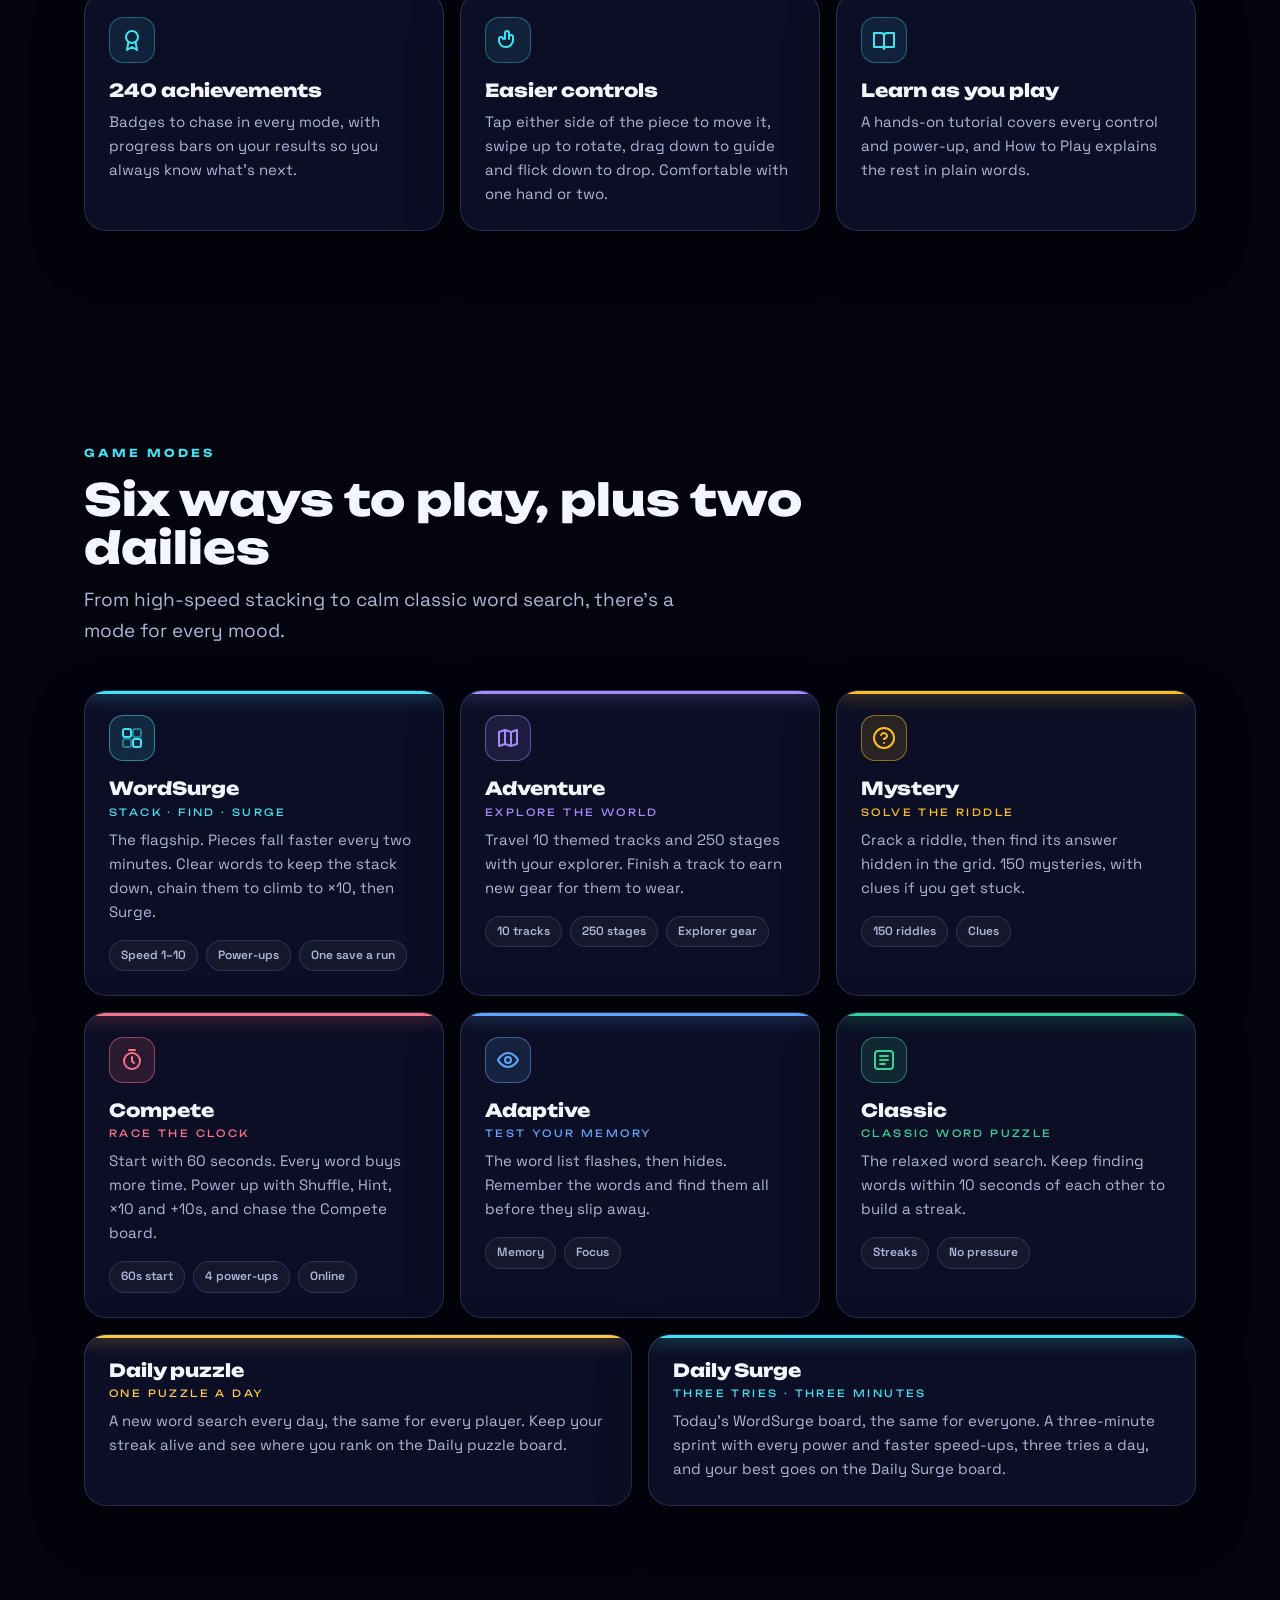
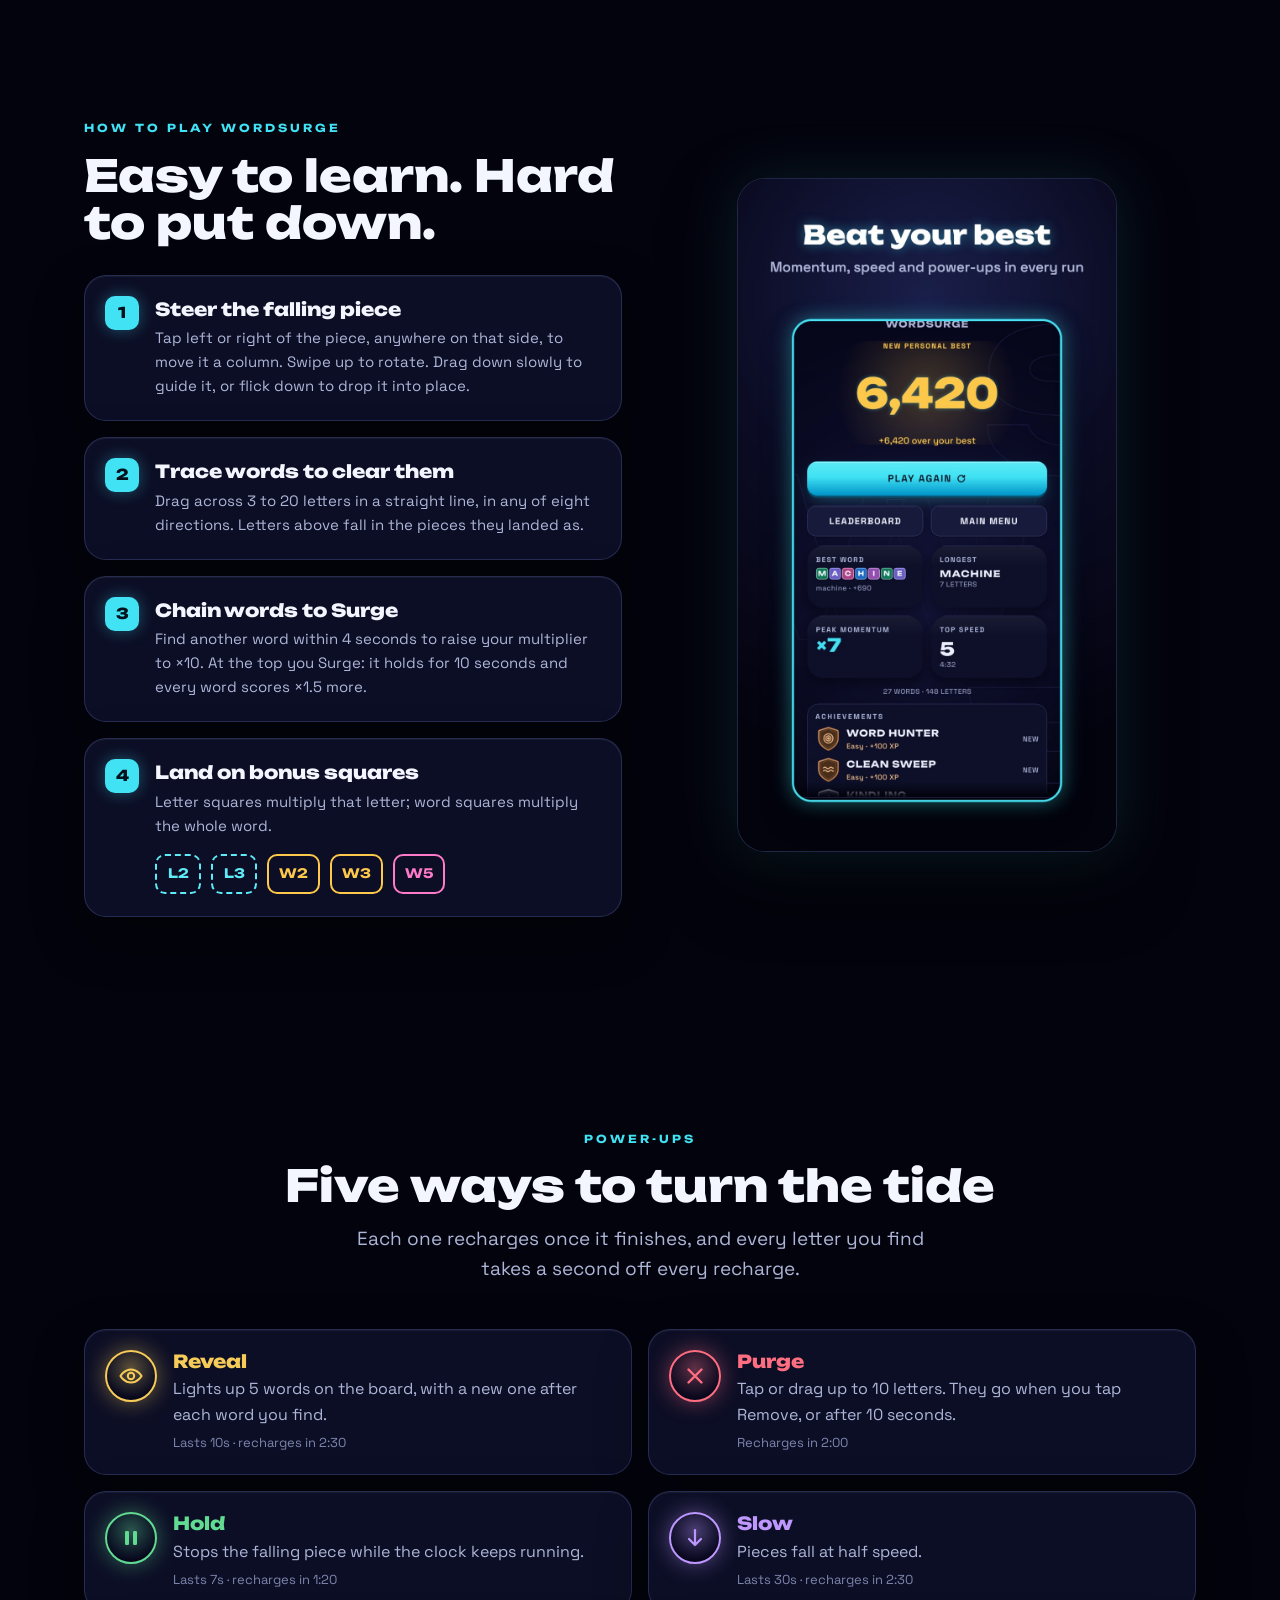
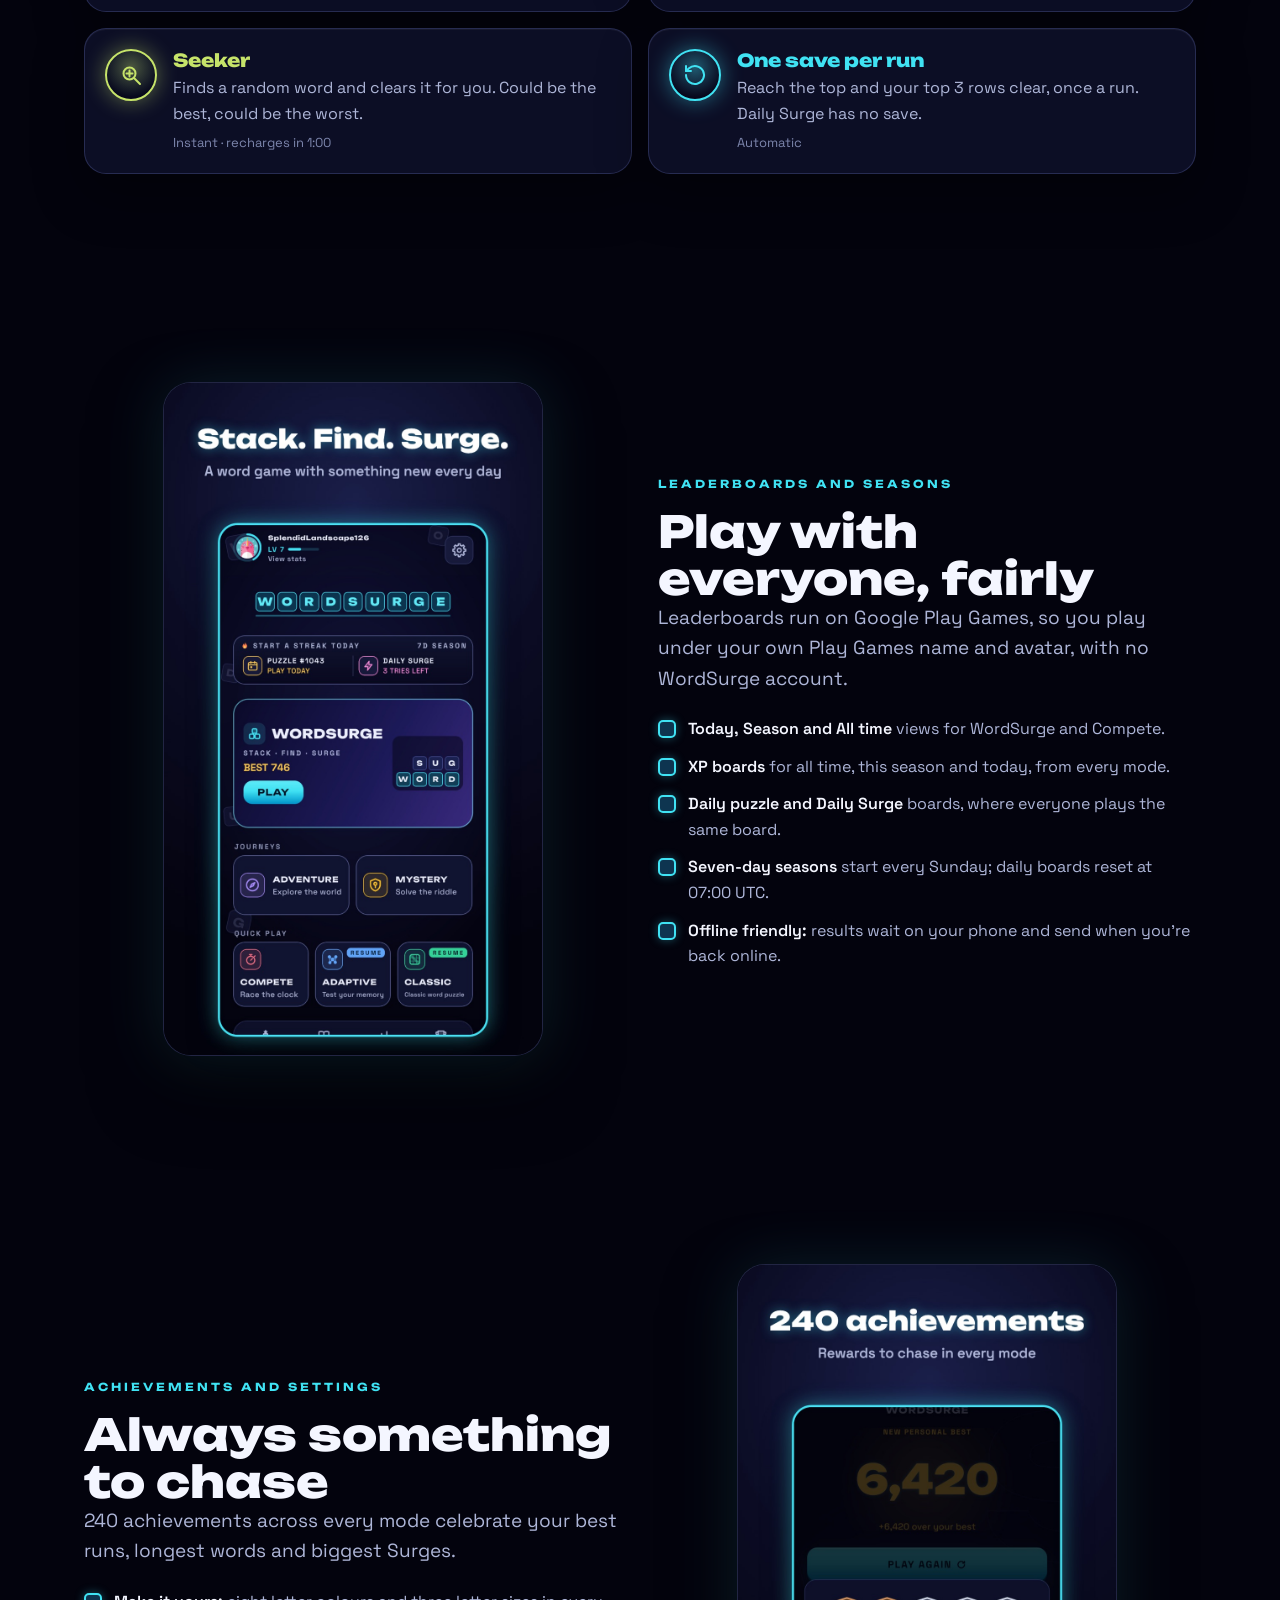
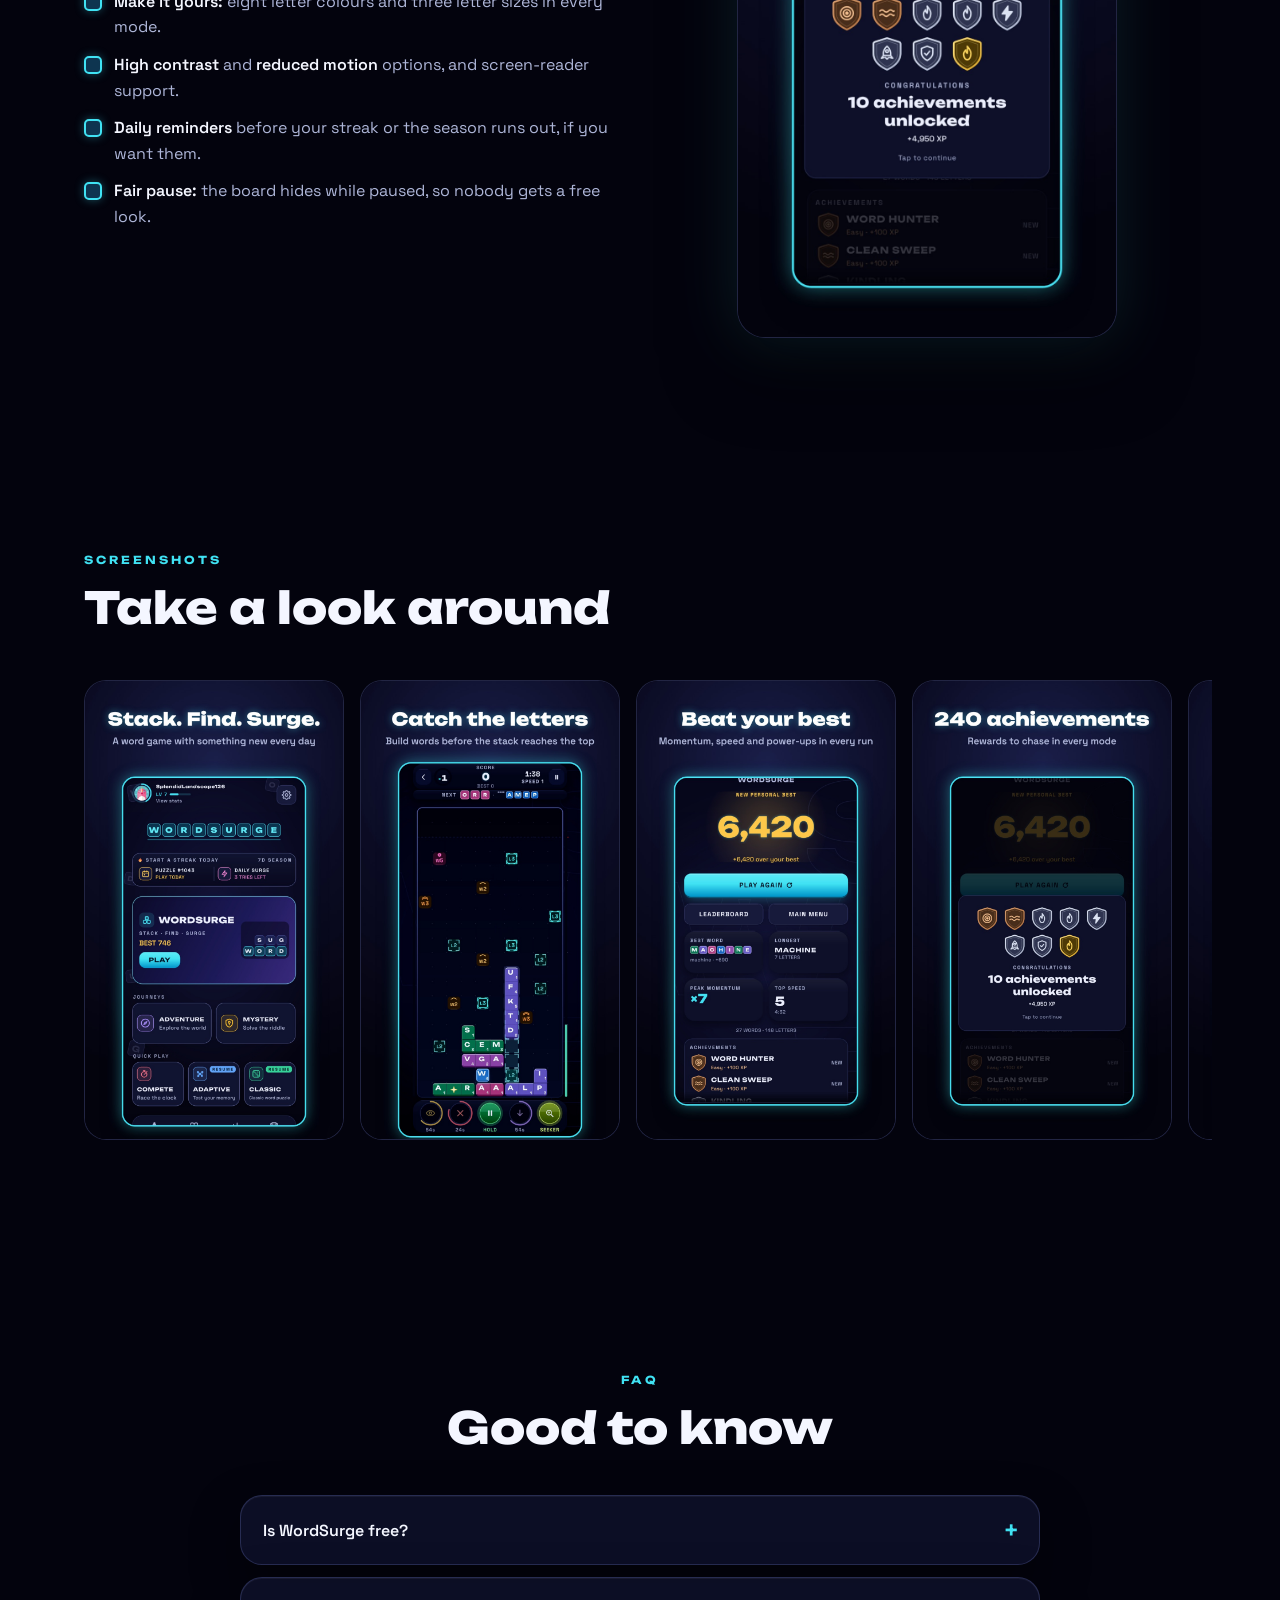
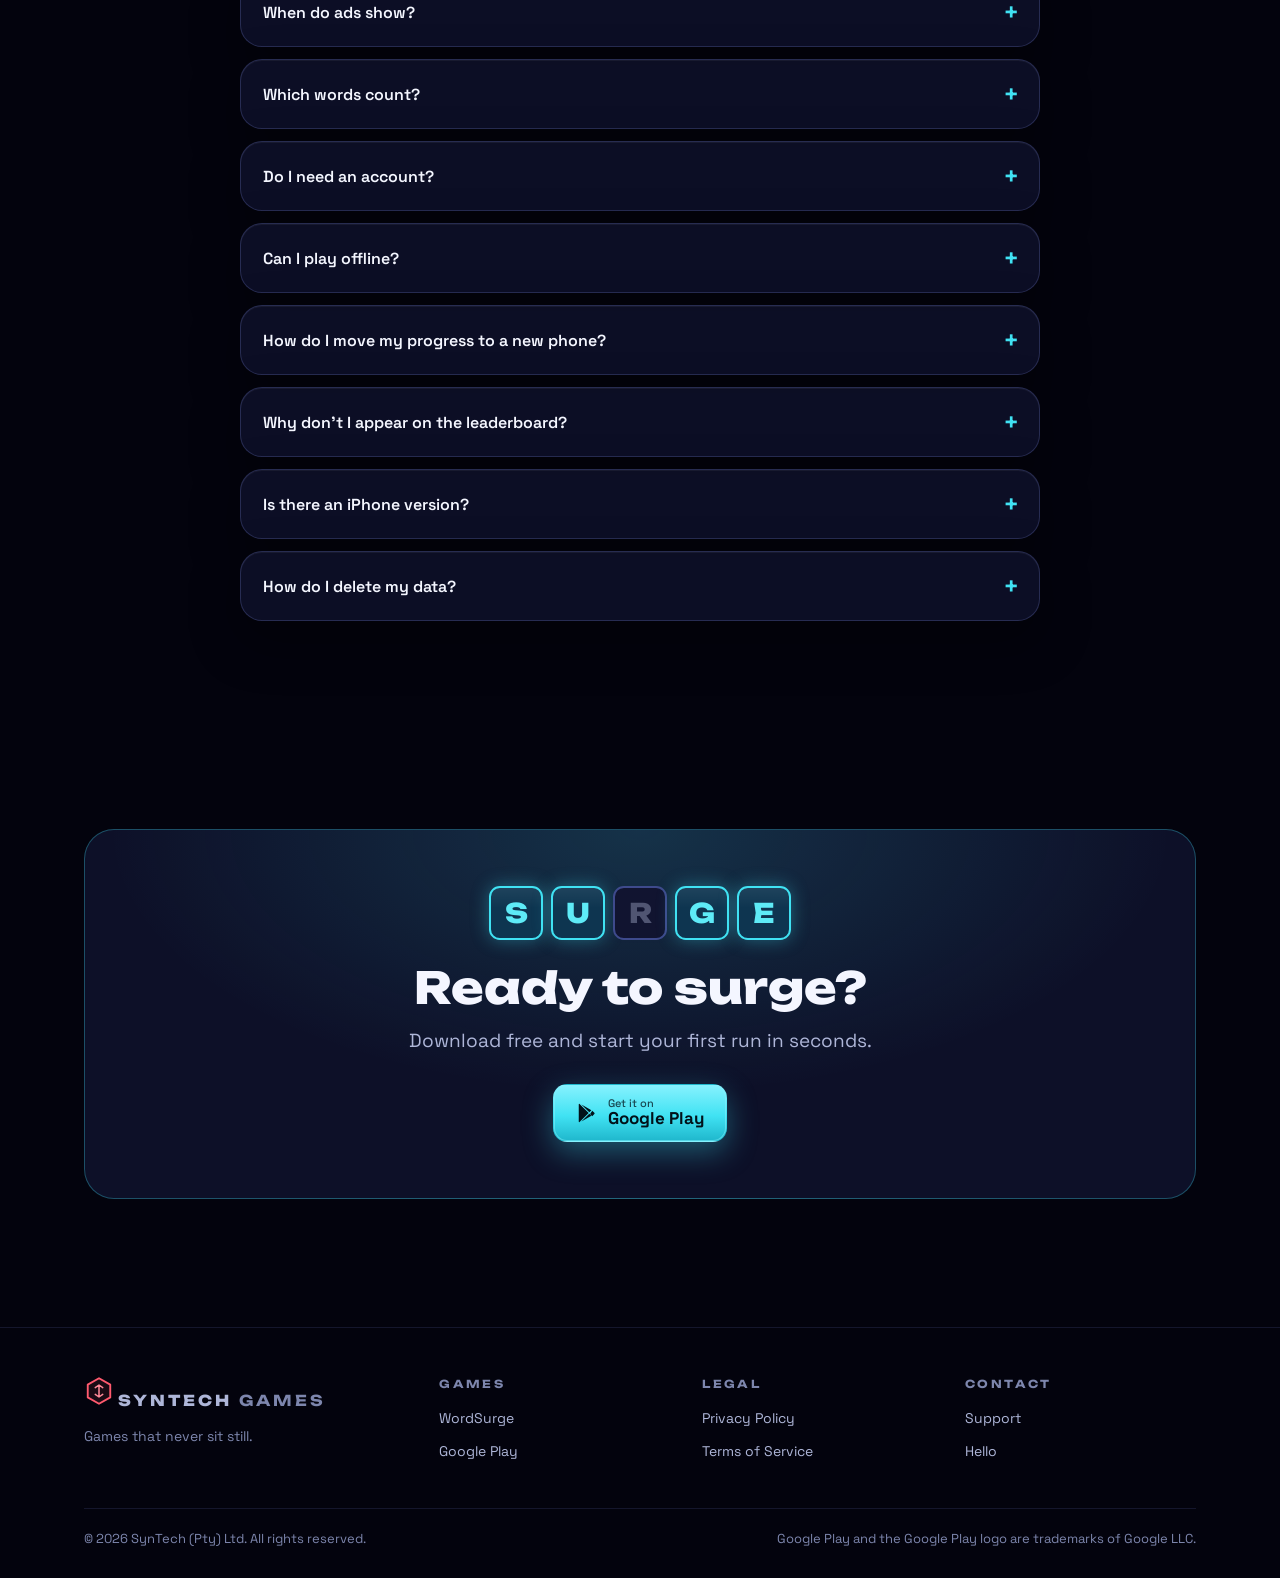
<file: wordsurge.html>
<!DOCTYPE html>
<html lang="en" class="no-js">
<head>
  <meta charset="UTF-8">
  <meta name="viewport" content="width=device-width, initial-scale=1.0">
  <title>WordSurge: stack, find, surge</title>
  <meta name="description" content="WordSurge is a falling-letter word game. Stack pieces, trace words in any direction, chain them into a Surge and climb weekly Google Play Games leaderboards. Free on Google Play.">
  <meta name="theme-color" content="#03030d">
  <meta property="og:title" content="WordSurge: stack, find, surge">
  <meta property="og:description" content="Falling letters, eight-way words, weekly seasons and 240 achievements. Free on Google Play.">
  <meta property="og:type" content="website">
  <meta property="og:url" content="https://syntechgames.com/wordsurge.html">
  <meta property="og:image" content="https://syntechgames.com/assets/wordsurge/feature-graphic.jpg">
  <link rel="icon" type="image/png" href="/favicon.png">
  <link rel="apple-touch-icon" href="/assets/wordsurge/icon-180.png">
  <link rel="preconnect" href="https://fonts.googleapis.com">
  <link rel="preconnect" href="https://fonts.gstatic.com" crossorigin>
  <link href="https://fonts.googleapis.com/css2?family=Space+Grotesk:wght@400;500;600;700&family=Unbounded:wght@700;800&display=swap" rel="stylesheet">
  <link rel="stylesheet" href="/styles.css">
</head>
<body>
  <a class="skip-link" href="#main">Skip to content</a>
  <canvas id="stars" aria-hidden="true"></canvas>

  <nav class="nav" aria-label="Main">
    <div class="nav-inner">
      <a href="/" class="brand" aria-label="SynTech Games home">
        <svg class="brand-mark" viewBox="0 0 40 40" aria-hidden="true"><path d="M20 3 35 11.5v17L20 37 5 28.5v-17Z" fill="#1a0b14" stroke="#ff5a6e" stroke-width="2.5" stroke-linejoin="round"/><path d="M20 12v16M15 15.5l5-3.5 5 3.5M15 24.5l5 3.5 5-3.5" stroke="#ff8a98" stroke-width="2" fill="none" stroke-linecap="round" stroke-linejoin="round"/></svg>
        <span class="brand-name">SynTech <span>Games</span></span>
      </a>
      <div class="nav-links">
        <a href="#new21">What’s new</a>
        <a href="#modes">Modes</a>
        <a href="#how">How to play</a>
        <a href="#compete">Leaderboards</a>
        <a href="#faq">FAQ</a>
      </div>
      <a href="https://play.google.com/store/apps/details?id=com.syntech.wordsurge" class="btn btn-primary btn-small" rel="noopener">Get it free</a>
    </div>
  </nav>

  <main id="main">
    <!-- Hero -->
    <section class="hero">
      <div class="container hero-grid">
        <div>
          <div class="studio-mark">
            <img src="/assets/wordsurge/icon-180.png" width="72" height="72" alt="WordSurge icon" style="border-radius:18px;box-shadow:0 0 30px rgba(64,226,243,.35)">
            <span class="chip live">New: version 2.1</span>
          </div>
          <h1 class="h1">Stack. Find. <span class="glow-text">Surge.</span></h1>
          <p class="lead">Letter pieces fall into a glowing well. Stack them, trace words in any of eight directions to clear the board, and chain words fast enough to Surge. Then take your score to the weekly leaderboards.</p>
          <div class="hero-actions">
            <a href="https://play.google.com/store/apps/details?id=com.syntech.wordsurge" class="btn btn-primary btn-store" rel="noopener">
              <svg width="22" height="22" viewBox="0 0 24 24" fill="currentColor" aria-hidden="true"><path d="M3.6 1.8 13.8 12 3.6 22.2a1 1 0 0 1-.6-.9V2.7a1 1 0 0 1 .6-.9Zm10.9 10.9 2.3 2.3-10.9 6.3 8.6-8.6Zm3.2-3.2 2.3 2.3a1 1 0 0 1 0 1.4l-2.3 2.3-2.3-2.5 2.3-3.5ZM5.9 2.7 16.8 9l-2.3 2.3-8.6-8.6Z"/></svg>
              <span class="store-text"><small>Get it on</small><b>Google Play</b></span>
            </a>
            <a href="#trailer" class="btn btn-ghost">Watch the trailer</a>
          </div>
          <p class="hero-note">Free on Android · No account needed · iPhone version planned</p>
        </div>
        <div class="reveal">
          <div class="shot"><img src="/assets/wordsurge/screens/02-wordsurge.jpg" width="900" height="1600" alt="WordSurge gameplay: letter pieces stacking in the well with bonus squares" fetchpriority="high"></div>
        </div>
      </div>
    </section>

    <!-- Trailer -->
    <section id="trailer" style="padding-top:24px">
      <div class="container">
        <div class="video-wrap reveal">
          <video controls preload="none" playsinline poster="/assets/wordsurge/trailer-poster.jpg" aria-label="WordSurge trailer">
            <source src="/assets/wordsurge/trailer.mp4" type="video/mp4">
          </video>
        </div>
      </div>
    </section>

    <!-- What's new -->
    <section id="new21">
      <div class="container">
        <div class="section-head center reveal">
          <span class="eyebrow">WordSurge 2.1</span>
          <h2 class="h2">Faster, bigger, more powerful</h2>
          <p class="lead">A new power, a Surge that lasts, a much bigger dictionary and controls that work your way.</p>
        </div>
        <div class="grid grid-3">
          <div class="panel card reveal">
            <div class="icon"><svg viewBox="0 0 24 24" fill="none" stroke="currentColor" stroke-width="2" stroke-linecap="round" stroke-linejoin="round" aria-hidden="true"><circle cx="10.5" cy="10.5" r="6"/><path d="m15 15 6 6"/><path d="M10.5 7.5v6M7.5 10.5h6"/></svg></div>
            <h3 class="h3">Meet Seeker</h3>
            <p>A new power that finds a word for you at random. It might be the best on the board, or the worst.</p>
          </div>
          <div class="panel card reveal" style="--d:1">
            <div class="icon"><svg viewBox="0 0 24 24" fill="none" stroke="currentColor" stroke-width="2" stroke-linecap="round" stroke-linejoin="round" aria-hidden="true"><path d="M13 2 4 14h7l-1 8 9-12h-7l1-8Z"/></svg></div>
            <h3 class="h3">Surge holds for 10 seconds</h3>
            <p>Reach ×10 and the multiplier stays there for a full 10 seconds, with a gold glow, a countdown and a faster beat.</p>
          </div>
          <div class="panel card reveal" style="--d:2">
            <div class="icon"><svg viewBox="0 0 24 24" fill="none" stroke="currentColor" stroke-width="2" stroke-linecap="round" stroke-linejoin="round" aria-hidden="true"><path d="M12 3v14M6 11l6 6 6-6"/><path d="M5 21h14"/></svg></div>
            <h3 class="h3">Guide or flick</h3>
            <p>Drag down slowly to guide the piece with your finger, or flick fast to drop it. Choose piece controls, anywhere controls, or both.</p>
          </div>
          <div class="panel card reveal">
            <div class="icon"><svg viewBox="0 0 24 24" fill="none" stroke="currentColor" stroke-width="2" stroke-linecap="round" stroke-linejoin="round" aria-hidden="true"><rect x="4" y="3" width="16" height="18" rx="2"/><path d="M4 9h16M4 15h16M10 3v18"/></svg></div>
            <h3 class="h3">Bigger board, no ads in play</h3>
            <p>The banner is gone from the game screen, so the letters are bigger and nothing gets in the way while you play.</p>
          </div>
          <div class="panel card reveal" style="--d:1">
            <div class="icon"><svg viewBox="0 0 24 24" fill="none" stroke="currentColor" stroke-width="2" stroke-linecap="round" stroke-linejoin="round" aria-hidden="true"><path d="M2 5h7a3 3 0 0 1 3 3v13a2 2 0 0 0-2-2H2V5ZM22 5h-7a3 3 0 0 0-3 3v13a2 2 0 0 1 2-2h8V5Z"/></svg></div>
            <h3 class="h3">A much bigger dictionary</h3>
            <p>Over 180,000 words from 3 to 20 letters, including modern ones like ZEN, EMOJI and SELFIE. Traces that drift a little still count.</p>
          </div>
          <div class="panel card reveal" style="--d:2">
            <div class="icon"><svg viewBox="0 0 24 24" fill="none" stroke="currentColor" stroke-width="2" stroke-linecap="round" stroke-linejoin="round" aria-hidden="true"><circle cx="12" cy="13" r="8"/><path d="M12 9v4l2.5 2.5M9 2h6"/></svg></div>
            <h3 class="h3">Daily Surge is a sprint</h3>
            <p>All five powers start ready and recharge in 40% of the time, and pieces speed up every 30 seconds. Plus 30 new achievements.</p>
          </div>
        </div>
      </div>
    </section>

    <section id="new">
      <div class="container">
        <div class="section-head center reveal">
          <span class="eyebrow">Since WordSurge 2.0</span>
          <h2 class="h2">Built to compete</h2>
          <p class="lead">A new look, new ways to compete, and a game that teaches itself.</p>
        </div>
        <div class="grid grid-3">
          <div class="panel card reveal">
            <div class="icon"><svg viewBox="0 0 24 24" fill="none" stroke="currentColor" stroke-width="2" stroke-linecap="round" stroke-linejoin="round" aria-hidden="true"><path d="M8 21h8M12 17v4M7 4h10v5a5 5 0 0 1-10 0V4Z"/><path d="M17 5h3v2a3 3 0 0 1-3 3M7 5H4v2a3 3 0 0 0 3 3"/></svg></div>
            <h3 class="h3">Google Play Games leaderboards</h3>
            <p>Your Play Games profile, name and avatar, on seven boards: WordSurge, Compete, three XP boards, Daily puzzle and Daily Surge.</p>
          </div>
          <div class="panel card reveal" style="--d:1">
            <div class="icon"><svg viewBox="0 0 24 24" fill="none" stroke="currentColor" stroke-width="2" stroke-linecap="round" stroke-linejoin="round" aria-hidden="true"><rect x="3" y="4" width="18" height="17" rx="3"/><path d="M8 2v4M16 2v4M3 10h18"/></svg></div>
            <h3 class="h3">Weekly seasons</h3>
            <p>A fresh seven-day season every Sunday, with daily boards that reset at the same moment worldwide.</p>
          </div>
          <div class="panel card reveal" style="--d:2">
            <div class="icon"><svg viewBox="0 0 24 24" fill="none" stroke="currentColor" stroke-width="2" stroke-linecap="round" stroke-linejoin="round" aria-hidden="true"><path d="M7 18a5 5 0 1 1 1-9.9A6 6 0 0 1 19.5 10 4 4 0 0 1 18 18H7Z"/><path d="M12 12v6M9.5 14.5 12 12l2.5 2.5"/></svg></div>
            <h3 class="h3">Progress backup</h3>
            <p>Sign in to Play Games and your progress is saved to your profile. New phone? Restore it in a tap.</p>
          </div>
          <div class="panel card reveal">
            <div class="icon"><svg viewBox="0 0 24 24" fill="none" stroke="currentColor" stroke-width="2" stroke-linecap="round" stroke-linejoin="round" aria-hidden="true"><circle cx="12" cy="9" r="6"/><path d="m8.5 14-1.5 8 5-3 5 3-1.5-8"/></svg></div>
            <h3 class="h3">240 achievements</h3>
            <p>Badges to chase in every mode, with progress bars on your results so you always know what’s next.</p>
          </div>
          <div class="panel card reveal" style="--d:1">
            <div class="icon"><svg viewBox="0 0 24 24" fill="none" stroke="currentColor" stroke-width="2" stroke-linecap="round" stroke-linejoin="round" aria-hidden="true"><path d="M9 11V5a2 2 0 1 1 4 0v6"/><path d="M13 9a2 2 0 1 1 4 0v3a7 7 0 0 1-7 7h-.5A6.5 6.5 0 0 1 3 12.5V11a2 2 0 1 1 4 0"/></svg></div>
            <h3 class="h3">Easier controls</h3>
            <p>Tap either side of the piece to move it, swipe up to rotate, drag down to guide and flick down to drop. Comfortable with one hand or two.</p>
          </div>
          <div class="panel card reveal" style="--d:2">
            <div class="icon"><svg viewBox="0 0 24 24" fill="none" stroke="currentColor" stroke-width="2" stroke-linecap="round" stroke-linejoin="round" aria-hidden="true"><path d="M2 5h7a3 3 0 0 1 3 3v13a2 2 0 0 0-2-2H2V5ZM22 5h-7a3 3 0 0 0-3 3v13a2 2 0 0 1 2-2h8V5Z"/></svg></div>
            <h3 class="h3">Learn as you play</h3>
            <p>A hands-on tutorial covers every control and power-up, and How to Play explains the rest in plain words.</p>
          </div>
        </div>
      </div>
    </section>

    <!-- Modes -->
    <section id="modes">
      <div class="container">
        <div class="section-head reveal">
          <span class="eyebrow">Game modes</span>
          <h2 class="h2">Six ways to play, plus two dailies</h2>
          <p class="lead">From high-speed stacking to calm classic word search, there’s a mode for every mood.</p>
        </div>
        <div class="grid grid-3">
          <article class="panel card mode reveal" style="--m:var(--accent)">
            <div class="icon"><svg viewBox="0 0 24 24" fill="none" stroke="currentColor" stroke-width="2" stroke-linejoin="round" aria-hidden="true"><rect x="3" y="3" width="8" height="8" rx="2"/><rect x="13" y="13" width="8" height="8" rx="2"/><rect x="13" y="3" width="8" height="8" rx="2" opacity=".45"/><rect x="3" y="13" width="8" height="8" rx="2" opacity=".45"/></svg></div>
            <h3 class="h3">WordSurge</h3><p class="tag">Stack · Find · Surge</p>
            <p>The flagship. Pieces fall faster every two minutes. Clear words to keep the stack down, chain them to climb to ×10, then Surge.</p>
            <div class="facts"><span class="chip">Speed 1–10</span><span class="chip">Power-ups</span><span class="chip">One save a run</span></div>
          </article>
          <article class="panel card mode reveal" style="--m:var(--adventure);--d:1">
            <div class="icon"><svg viewBox="0 0 24 24" fill="none" stroke="currentColor" stroke-width="2" stroke-linecap="round" stroke-linejoin="round" aria-hidden="true"><path d="M9 4 3 6v14l6-2 6 2 6-2V4l-6 2-6-2ZM9 4v14M15 6v14"/></svg></div>
            <h3 class="h3">Adventure</h3><p class="tag">Explore the world</p>
            <p>Travel 10 themed tracks and 250 stages with your explorer. Finish a track to earn new gear for them to wear.</p>
            <div class="facts"><span class="chip">10 tracks</span><span class="chip">250 stages</span><span class="chip">Explorer gear</span></div>
          </article>
          <article class="panel card mode reveal" style="--m:var(--mystery);--d:2">
            <div class="icon"><svg viewBox="0 0 24 24" fill="none" stroke="currentColor" stroke-width="2" stroke-linecap="round" stroke-linejoin="round" aria-hidden="true"><path d="M9.1 9a3 3 0 0 1 5.8 1c0 2-3 3-3 3M12 17h.01"/><circle cx="12" cy="12" r="10"/></svg></div>
            <h3 class="h3">Mystery</h3><p class="tag">Solve the riddle</p>
            <p>Crack a riddle, then find its answer hidden in the grid. 150 mysteries, with clues if you get stuck.</p>
            <div class="facts"><span class="chip">150 riddles</span><span class="chip">Clues</span></div>
          </article>
          <article class="panel card mode reveal" style="--m:var(--compete)">
            <div class="icon"><svg viewBox="0 0 24 24" fill="none" stroke="currentColor" stroke-width="2" stroke-linecap="round" stroke-linejoin="round" aria-hidden="true"><circle cx="12" cy="13" r="8"/><path d="M12 9v4l2 2M9 2h6"/></svg></div>
            <h3 class="h3">Compete</h3><p class="tag">Race the clock</p>
            <p>Start with 60 seconds. Every word buys more time. Power up with Shuffle, Hint, ×10 and +10s, and chase the Compete board.</p>
            <div class="facts"><span class="chip">60s start</span><span class="chip">4 power-ups</span><span class="chip">Online</span></div>
          </article>
          <article class="panel card mode reveal" style="--m:var(--adaptive);--d:1">
            <div class="icon"><svg viewBox="0 0 24 24" fill="none" stroke="currentColor" stroke-width="2" stroke-linecap="round" stroke-linejoin="round" aria-hidden="true"><path d="M2 12s3.5-7 10-7 10 7 10 7-3.5 7-10 7S2 12 2 12Z"/><circle cx="12" cy="12" r="3"/></svg></div>
            <h3 class="h3">Adaptive</h3><p class="tag">Test your memory</p>
            <p>The word list flashes, then hides. Remember the words and find them all before they slip away.</p>
            <div class="facts"><span class="chip">Memory</span><span class="chip">Focus</span></div>
          </article>
          <article class="panel card mode reveal" style="--m:var(--classic);--d:2">
            <div class="icon"><svg viewBox="0 0 24 24" fill="none" stroke="currentColor" stroke-width="2" stroke-linecap="round" stroke-linejoin="round" aria-hidden="true"><rect x="3" y="3" width="18" height="18" rx="3"/><path d="M8 8h8M8 12h8M8 16h5"/></svg></div>
            <h3 class="h3">Classic</h3><p class="tag">Classic word puzzle</p>
            <p>The relaxed word search. Keep finding words within 10 seconds of each other to build a streak.</p>
            <div class="facts"><span class="chip">Streaks</span><span class="chip">No pressure</span></div>
          </article>
        </div>
        <div class="grid grid-2" style="margin-top:16px">
          <article class="panel card mode reveal" style="--m:var(--gold)">
            <h3 class="h3">Daily puzzle</h3><p class="tag">One puzzle a day</p>
            <p>A new word search every day, the same for every player. Keep your streak alive and see where you rank on the Daily puzzle board.</p>
          </article>
          <article class="panel card mode reveal" style="--m:var(--accent);--d:1">
            <h3 class="h3">Daily Surge</h3><p class="tag">Three tries · three minutes</p>
            <p>Today’s WordSurge board, the same for everyone. A three-minute sprint with every power and faster speed-ups, three tries a day, and your best goes on the Daily Surge board.</p>
          </article>
        </div>
      </div>
    </section>

    <!-- How to play -->
    <section id="how">
      <div class="container split">
        <div class="reveal">
          <span class="eyebrow">How to play WordSurge</span>
          <h2 class="h2">Easy to learn. Hard to put down.</h2>
          <div class="steps grid" style="margin-top:28px">
            <div class="panel step">
              <h3 class="h3">Steer the falling piece</h3>
              <p>Tap left or right of the piece, anywhere on that side, to move it a column. Swipe up to rotate. Drag down slowly to guide it, or flick down to drop it into place.</p>
            </div>
            <div class="panel step">
              <h3 class="h3">Trace words to clear them</h3>
              <p>Drag across 3 to 20 letters in a straight line, in any of eight directions. Letters above fall in the pieces they landed as.</p>
            </div>
            <div class="panel step">
              <h3 class="h3">Chain words to Surge</h3>
              <p>Find another word within 4 seconds to raise your multiplier to ×10. At the top you Surge: it holds for 10 seconds and every word scores ×1.5 more.</p>
            </div>
            <div class="panel step">
              <h3 class="h3">Land on bonus squares</h3>
              <p>Letter squares multiply that letter; word squares multiply the whole word.</p>
              <div class="squares" aria-label="Bonus squares: L2, L3, W2, W3, W5">
                <span class="sq l">L2</span><span class="sq l">L3</span><span class="sq w">W2</span><span class="sq w">W3</span><span class="sq x5">W5</span>
              </div>
            </div>
          </div>
        </div>
        <div class="reveal" style="--d:1">
          <div class="shot"><img src="/assets/wordsurge/screens/03-results.jpg" width="900" height="1600" alt="A WordSurge results screen showing the score, best word and peak multiplier" loading="lazy"></div>
        </div>
      </div>
    </section>

    <!-- Power-ups -->
    <section id="powerups">
      <div class="container">
        <div class="section-head center reveal">
          <span class="eyebrow">Power-ups</span>
          <h2 class="h2">Five ways to turn the tide</h2>
          <p class="lead">Each one recharges once it finishes, and every letter you find takes a second off every recharge.</p>
        </div>
        <div class="grid grid-2">
          <div class="panel power reveal" style="--p:var(--reveal)">
            <div class="orb"><svg viewBox="0 0 24 24" fill="none" stroke="currentColor" stroke-width="2" aria-hidden="true"><path d="M1.5 12S5 5.5 12 5.5 22.5 12 22.5 12 19 18.5 12 18.5 1.5 12 1.5 12Z"/><circle cx="12" cy="12" r="3.2"/></svg></div>
            <div><h3 class="h3">Reveal</h3><p class="muted">Lights up 5 words on the board, with a new one after each word you find.</p><p class="timing">Lasts 10s · recharges in 2:30</p></div>
          </div>
          <div class="panel power reveal" style="--p:var(--purge);--d:1">
            <div class="orb"><svg viewBox="0 0 24 24" fill="none" stroke="currentColor" stroke-width="2.4" stroke-linecap="round" aria-hidden="true"><path d="M5.5 5.5l13 13M18.5 5.5l-13 13"/></svg></div>
            <div><h3 class="h3">Purge</h3><p class="muted">Tap or drag up to 10 letters. They go when you tap Remove, or after 10 seconds.</p><p class="timing">Recharges in 2:00</p></div>
          </div>
          <div class="panel power reveal" style="--p:var(--hold)">
            <div class="orb"><svg viewBox="0 0 24 24" fill="currentColor" aria-hidden="true"><rect x="6" y="5" width="4" height="14" rx="1.2"/><rect x="14" y="5" width="4" height="14" rx="1.2"/></svg></div>
            <div><h3 class="h3">Hold</h3><p class="muted">Stops the falling piece while the clock keeps running.</p><p class="timing">Lasts 7s · recharges in 1:20</p></div>
          </div>
          <div class="panel power reveal" style="--p:var(--slow);--d:1">
            <div class="orb"><svg viewBox="0 0 24 24" fill="none" stroke="currentColor" stroke-width="2.2" stroke-linecap="round" stroke-linejoin="round" aria-hidden="true"><path d="M12 4v15M6 13l6 6 6-6"/></svg></div>
            <div><h3 class="h3">Slow</h3><p class="muted">Pieces fall at half speed.</p><p class="timing">Lasts 30s · recharges in 2:30</p></div>
          </div>
          <div class="panel power reveal" style="--p:var(--seeker)">
            <div class="orb"><svg viewBox="0 0 24 24" fill="none" stroke="currentColor" stroke-width="2" stroke-linecap="round" stroke-linejoin="round" aria-hidden="true"><circle cx="10.5" cy="10.5" r="6"/><path d="m15 15 6 6"/><path d="M10.5 7.5v6M7.5 10.5h6"/></svg></div>
            <div><h3 class="h3">Seeker</h3><p class="muted">Finds a random word and clears it for you. Could be the best, could be the worst.</p><p class="timing">Instant · recharges in 1:00</p></div>
          </div>
          <div class="panel power reveal" style="--p:var(--accent);--d:1">
            <div class="orb"><svg viewBox="0 0 24 24" fill="none" stroke="currentColor" stroke-width="2" stroke-linecap="round" stroke-linejoin="round" aria-hidden="true"><path d="M3 12a9 9 0 1 0 3-6.7L3 8"/><path d="M3 3v5h5"/></svg></div>
            <div><h3 class="h3">One save per run</h3><p class="muted">Reach the top and your top 3 rows clear, once a run. Daily Surge has no save.</p><p class="timing">Automatic</p></div>
          </div>
        </div>
      </div>
    </section>

    <!-- Leaderboards -->
    <section id="compete">
      <div class="container split flip">
        <div class="reveal">
          <span class="eyebrow">Leaderboards and seasons</span>
          <h2 class="h2">Play with everyone, fairly</h2>
          <p class="lead">Leaderboards run on Google Play Games, so you play under your own Play Games name and avatar, with no WordSurge account.</p>
          <ul class="ticks">
            <li><span><b>Today, Season and All time</b> views for WordSurge and Compete.</span></li>
            <li><span><b>XP boards</b> for all time, this season and today, from every mode.</span></li>
            <li><span><b>Daily puzzle and Daily Surge</b> boards, where everyone plays the same board.</span></li>
            <li><span><b>Seven-day seasons</b> start every Sunday; daily boards reset at 07:00 UTC.</span></li>
            <li><span><b>Offline friendly:</b> results wait on your phone and send when you’re back online.</span></li>
          </ul>
        </div>
        <div class="reveal" style="--d:1">
          <div class="shot"><img src="/assets/wordsurge/screens/01-home.jpg" width="900" height="1600" alt="The WordSurge home screen with the season countdown, daily puzzle and game modes" loading="lazy"></div>
        </div>
      </div>
    </section>

    <!-- Achievements + accessibility -->
    <section>
      <div class="container split">
        <div class="reveal">
          <span class="eyebrow">Achievements and settings</span>
          <h2 class="h2">Always something to chase</h2>
          <p class="lead">240 achievements across every mode celebrate your best runs, longest words and biggest Surges.</p>
          <ul class="ticks">
            <li><span><b>Make it yours:</b> eight letter colours and three letter sizes in every mode.</span></li>
            <li><span><b>High contrast</b> and <b>reduced motion</b> options, and screen-reader support.</span></li>
            <li><span><b>Daily reminders</b> before your streak or the season runs out, if you want them.</span></li>
            <li><span><b>Fair pause:</b> the board hides while paused, so nobody gets a free look.</span></li>
          </ul>
        </div>
        <div class="reveal" style="--d:1">
          <div class="shot"><img src="/assets/wordsurge/screens/04-celebration.jpg" width="900" height="1600" alt="An achievement unlocking with a celebration" loading="lazy"></div>
        </div>
      </div>
    </section>

    <!-- Gallery -->
    <section id="screens">
      <div class="container">
        <div class="section-head reveal">
          <span class="eyebrow">Screenshots</span>
          <h2 class="h2">Take a look around</h2>
        </div>
        <div class="gallery reveal" tabindex="0" aria-label="WordSurge screenshots, scroll sideways">
          <figure><img src="/assets/wordsurge/screens/01-home.jpg" width="900" height="1600" alt="Home screen" loading="lazy"></figure>
          <figure><img src="/assets/wordsurge/screens/02-wordsurge.jpg" width="900" height="1600" alt="WordSurge gameplay" loading="lazy"></figure>
          <figure><img src="/assets/wordsurge/screens/03-results.jpg" width="900" height="1600" alt="Results" loading="lazy"></figure>
          <figure><img src="/assets/wordsurge/screens/04-celebration.jpg" width="900" height="1600" alt="Achievement celebration" loading="lazy"></figure>
          <figure><img src="/assets/wordsurge/screens/05-adventure.jpg" width="900" height="1600" alt="Adventure map" loading="lazy"></figure>
          <figure><img src="/assets/wordsurge/screens/06-mystery.jpg" width="900" height="1600" alt="Mystery riddle" loading="lazy"></figure>
          <figure><img src="/assets/wordsurge/screens/07-compete.jpg" width="900" height="1600" alt="Compete mode" loading="lazy"></figure>
          <figure><img src="/assets/wordsurge/screens/08-classic.jpg" width="900" height="1600" alt="Classic word search" loading="lazy"></figure>
        </div>
      </div>
    </section>

    <!-- FAQ -->
    <section id="faq">
      <div class="container">
        <div class="section-head center reveal">
          <span class="eyebrow">FAQ</span>
          <h2 class="h2">Good to know</h2>
        </div>
        <div class="faq">
          <details class="panel reveal"><summary>Is WordSurge free?</summary><p>Yes. WordSurge is free to download and play, and is supported by ads.</p></details>
          <details class="panel reveal"><summary>When do ads show?</summary><p>Never while you play WordSurge. After every third WordSurge or Daily Surge run, a full-screen ad may show when you leave the results. Where the law requires it, Google asks before ads are personalised, and you can change that choice in Settings.</p></details>
          <details class="panel reveal"><summary>Which words count?</summary><p>Over 180,000 English words from 3 to 20 letters, in British and American spelling, including modern words like ZEN, EMOJI and SELFIE. Names, abbreviations and offensive words don’t count.</p></details>
          <details class="panel reveal"><summary>Do I need an account?</summary><p>No. You can play every mode as a guest. Sign in to Google Play Games, with the profile you already have, to appear on leaderboards and back up your progress.</p></details>
          <details class="panel reveal"><summary>Can I play offline?</summary><p>Yes, every mode except Compete works offline. Leaderboard results wait on your phone and send when you reconnect.</p></details>
          <details class="panel reveal"><summary>How do I move my progress to a new phone?</summary><p>Sign in to Google Play Games on both phones. Your progress is backed up to your profile, and the new phone offers to restore it.</p></details>
          <details class="panel reveal"><summary>Why don’t I appear on the leaderboard?</summary><p>Google keeps private Play Games profiles out of public rankings. Make your profile visible in Settings → Google → All services → Play Games → Profile visibility. The game shows where you would rank and how to change it.</p></details>
          <details class="panel reveal"><summary>Is there an iPhone version?</summary><p>Not yet. WordSurge is on Android today, and an iPhone and iPad version with Game Center is planned.</p></details>
          <details class="panel reveal"><summary>How do I delete my data?</summary><p>Reset progress in Settings removes data on your phone. Play Games data can be deleted in the Google Play Games app. See our <a href="/privacy.html" style="color:var(--accent);text-decoration:underline">Privacy Policy</a> for details.</p></details>
        </div>
      </div>
    </section>

    <!-- CTA -->
    <section>
      <div class="container">
        <div class="cta-card reveal">
          <div class="tiles" aria-hidden="true"><span class="tile drop" style="--i:0">S</span><span class="tile drop" style="--i:1">U</span><span class="tile drop dim" style="--i:2">R</span><span class="tile drop" style="--i:3">G</span><span class="tile drop" style="--i:4">E</span></div>
          <h2 class="h2">Ready to surge?</h2>
          <p class="lead">Download free and start your first run in seconds.</p>
          <div class="hero-actions">
            <a href="https://play.google.com/store/apps/details?id=com.syntech.wordsurge" class="btn btn-primary btn-store" rel="noopener">
              <svg width="22" height="22" viewBox="0 0 24 24" fill="currentColor" aria-hidden="true"><path d="M3.6 1.8 13.8 12 3.6 22.2a1 1 0 0 1-.6-.9V2.7a1 1 0 0 1 .6-.9Zm10.9 10.9 2.3 2.3-10.9 6.3 8.6-8.6Zm3.2-3.2 2.3 2.3a1 1 0 0 1 0 1.4l-2.3 2.3-2.3-2.5 2.3-3.5ZM5.9 2.7 16.8 9l-2.3 2.3-8.6-8.6Z"/></svg>
              <span class="store-text"><small>Get it on</small><b>Google Play</b></span>
            </a>
          </div>
        </div>
      </div>
    </section>
  </main>

  <footer class="footer">
    <div class="container">
      <div class="footer-top">
        <div>
          <a href="/" class="brand" aria-label="SynTech Games home">
            <svg class="brand-mark" viewBox="0 0 40 40" aria-hidden="true"><path d="M20 3 35 11.5v17L20 37 5 28.5v-17Z" fill="#1a0b14" stroke="#ff5a6e" stroke-width="2.5" stroke-linejoin="round"/><path d="M20 12v16M15 15.5l5-3.5 5 3.5M15 24.5l5 3.5 5-3.5" stroke="#ff8a98" stroke-width="2" fill="none" stroke-linecap="round" stroke-linejoin="round"/></svg>
            <span class="brand-name">SynTech <span>Games</span></span>
          </a>
          <p class="footer-tagline">Games that never sit still.</p>
        </div>
        <div><h4>Games</h4><a href="/wordsurge.html">WordSurge</a><a href="https://play.google.com/store/apps/details?id=com.syntech.wordsurge" rel="noopener">Google Play</a></div>
        <div><h4>Legal</h4><a href="/privacy.html">Privacy Policy</a><a href="/terms.html">Terms of Service</a></div>
        <div><h4>Contact</h4><a href="mailto:support@syntechgames.com">Support</a><a href="mailto:hello@syntechgames.com">Hello</a></div>
      </div>
      <div class="footer-bottom"><span>&copy; <span data-year>2026</span> SynTech (Pty) Ltd. All rights reserved.</span><span>Google Play and the Google Play logo are trademarks of Google LLC.</span></div>
    </div>
  </footer>

  <script src="/script.js"></script>
</body>
</html>
</file>
<file: styles.css>
/* SynTech Games — Nightglass theme, shared by every page.
   Colours and type follow the WordSurge app (src/components/wordsurge/surgeTheme.ts). */

*, *::before, *::after { margin: 0; padding: 0; box-sizing: border-box; }

:root {
  --bg-top: #07071c;
  --bg: #03030d;
  --stage: #111430;
  --panel: rgba(17, 20, 48, 0.72);
  --panel-solid: #0d1028;
  --rim: rgba(84, 93, 156, 0.38);
  --rim-hi: rgba(125, 226, 250, 0.45);
  --text: #f4f6ff;
  --text-2: #aeb6d8;
  --text-3: #7d86ad;
  --accent: #40e2f3;
  --accent-hi: #87f2fe;
  --accent-glow: rgba(64, 226, 243, 0.35);
  --gold: #fec84b;
  --studio: #ff5a6e;
  --adventure: #a78bfa;
  --mystery: #fbbf24;
  --compete: #fb7185;
  --adaptive: #60a5fa;
  --classic: #34d399;
  --reveal: #f7cb58;
  --freeze: #7de2fa;
  --purge: #ff6d80;
  --hold: #61da92;
  --slow: #bd96fe;
  --seeker: #c6e36a;
  --radius: 22px;
  --radius-sm: 14px;
  --font-display: 'Unbounded', 'Arial Black', sans-serif;
  --font-body: 'Space Grotesk', -apple-system, BlinkMacSystemFont, 'Segoe UI', sans-serif;
}

html { scroll-behavior: smooth; }
@media (prefers-reduced-motion: reduce) {
  html { scroll-behavior: auto; }
  *, *::before, *::after { animation: none !important; transition: none !important; }
}

body {
  font-family: var(--font-body);
  color: var(--text);
  line-height: 1.6;
  background:
    radial-gradient(120% 70% at 50% -10%, #1a1f4a 0%, rgba(11, 12, 36, 0.6) 45%, transparent 75%),
    linear-gradient(180deg, var(--bg-top) 0%, var(--bg) 60%);
  background-color: var(--bg);
  background-attachment: fixed;
  overflow-x: hidden;
  min-height: 100vh;
}

a { color: inherit; text-decoration: none; }
/* height:auto keeps the width/height attributes from stretching scaled images. */
img, video { display: block; max-width: 100%; height: auto; }
.container { max-width: 1160px; margin: 0 auto; padding: 0 16px; }
@media (min-width: 640px) { .container { padding: 0 24px; } }

.skip-link {
  position: absolute; left: -999px; top: 8px; z-index: 200;
  background: var(--accent); color: #02121a; padding: 8px 14px; border-radius: 10px; font-weight: 700;
}
.skip-link:focus { left: 16px; }
:focus-visible { outline: 2px solid var(--accent); outline-offset: 3px; border-radius: 6px; }

/* ── Background starfield ─────────────────────────────────────────────── */
#stars { position: fixed; inset: 0; width: 100%; height: 100%; z-index: 0; pointer-events: none; }
main, footer, .nav { position: relative; z-index: 1; }

/* ── Navigation ───────────────────────────────────────────────────────── */
.nav {
  position: sticky; top: 0; z-index: 100;
  backdrop-filter: blur(18px); -webkit-backdrop-filter: blur(18px);
  background: rgba(3, 3, 13, 0.72);
  border-bottom: 1px solid rgba(84, 93, 156, 0.22);
  transition: background 0.2s;
}
.nav.scrolled { background: rgba(3, 3, 13, 0.92); }
.nav-inner {
  max-width: 1160px; margin: 0 auto; padding: 12px 16px;
  display: flex; align-items: center; justify-content: space-between; gap: 16px;
}
.brand { display: flex; align-items: center; gap: 10px; }
.brand-mark { width: 30px; height: 30px; flex: none; }
.brand-name {
  font-family: var(--font-display); font-weight: 800; font-size: 15px; letter-spacing: 3px;
  text-transform: uppercase;
}
.brand-name span { color: var(--text-3); font-weight: 700; }
.nav-links { display: none; gap: 28px; }
.nav-links a { font-size: 14px; font-weight: 500; color: var(--text-2); transition: color 0.2s; }
.nav-links a:hover, .nav-links a[aria-current="page"] { color: var(--accent); }
@media (min-width: 860px) { .nav-links { display: flex; } }

/* ── Buttons ──────────────────────────────────────────────────────────── */
.btn {
  display: inline-flex; align-items: center; justify-content: center; gap: 10px;
  min-height: 48px; padding: 12px 22px; border-radius: var(--radius-sm);
  font-family: var(--font-display); font-weight: 700; font-size: 13px; letter-spacing: 1.4px;
  text-transform: uppercase; cursor: pointer; border: 1px solid transparent;
  transition: transform 0.2s, box-shadow 0.2s, background 0.2s, border-color 0.2s;
}
.btn svg { flex: none; }
.btn-primary {
  color: #02121a;
  background: linear-gradient(180deg, #87f2fe 0%, #40e2f3 55%, #1fb7cc 100%);
  box-shadow: 0 0 0 1px rgba(135, 242, 254, 0.5) inset, 0 10px 30px var(--accent-glow);
}
.btn-primary:hover { transform: translateY(-2px); box-shadow: 0 0 0 1px rgba(135, 242, 254, 0.7) inset, 0 14px 40px rgba(64, 226, 243, 0.5); }
.btn-ghost { color: var(--text); background: var(--panel); border-color: var(--rim); }
.btn-ghost:hover { border-color: var(--rim-hi); transform: translateY(-2px); }
.btn-small { min-height: 40px; padding: 8px 16px; font-size: 11px; }
.btn-store { text-transform: none; letter-spacing: 0; font-family: var(--font-body); font-size: 15px; }
.btn-store small { display: block; font-size: 11px; font-weight: 500; opacity: 0.75; line-height: 1.1; }
.btn-store b { display: block; font-size: 17px; line-height: 1.15; }
.btn-store .store-text { text-align: left; }

/* ── Letter tiles (from the app icon and HUD) ─────────────────────────── */
.tiles { display: flex; gap: 8px; flex-wrap: wrap; }
.tile {
  --c: var(--accent);
  width: var(--s, 54px); height: var(--s, 54px);
  display: grid; place-items: center;
  border-radius: calc(var(--s, 54px) * 0.2);
  font-family: var(--font-display); font-weight: 800; font-size: calc(var(--s, 54px) * 0.5);
  color: #5eebf7;
  background: linear-gradient(180deg, rgba(255, 255, 255, 0.07), rgba(255, 255, 255, 0) 40%), #0e3550;
  border: 2px solid var(--c);
  box-shadow: 0 0 18px rgba(64, 226, 243, 0.35);
}
.tile.dim { color: rgba(174, 182, 216, 0.4); background: var(--stage); border-color: #3e4a8c; box-shadow: none; }
.tile.drop { animation: tileDrop 0.7s cubic-bezier(.2, .9, .3, 1.2) backwards; animation-delay: calc(var(--i, 0) * 70ms + 150ms); }
@keyframes tileDrop { from { transform: translateY(-60px); opacity: 0; } to { transform: none; opacity: 1; } }

/* ── Sections ─────────────────────────────────────────────────────────── */
section { padding: 72px 0; }
@media (min-width: 860px) { section { padding: 104px 0; } }
.eyebrow {
  display: inline-block; font-family: var(--font-display); font-weight: 700; font-size: 11px;
  letter-spacing: 3px; text-transform: uppercase; color: var(--accent); margin-bottom: 14px;
}
.h1, .h2, .h3 { font-family: var(--font-display); font-weight: 800; line-height: 1.08; }
.h1 { font-size: clamp(34px, 7vw, 68px); letter-spacing: -0.5px; }
.h2 { font-size: clamp(26px, 4.4vw, 44px); }
.h3 { font-size: 18px; line-height: 1.25; }
.glow-text { color: var(--accent); text-shadow: 0 0 28px var(--accent-glow); }
.lead { font-size: clamp(16px, 2.2vw, 19px); color: var(--text-2); max-width: 620px; }
.section-head { max-width: 720px; margin-bottom: 44px; }
.section-head.center { margin-left: auto; margin-right: auto; text-align: center; }
.section-head.center .lead { margin: 14px auto 0; }
.section-head .lead { margin-top: 14px; }
.muted { color: var(--text-2); }
.small { font-size: 13px; color: var(--text-3); }

.panel {
  background: var(--panel); border: 1px solid var(--rim); border-radius: var(--radius);
  box-shadow: 0 1px 0 rgba(255, 255, 255, 0.05) inset, 0 20px 50px rgba(0, 0, 3, 0.35);
}

.grid { display: grid; gap: 16px; }
/* Grid and split children may shrink below their images' natural width (phones). */
.grid > *, .hero-grid > *, .split > *, .game-card > * { min-width: 0; }
@media (min-width: 640px) { .grid-2 { grid-template-columns: repeat(2, 1fr); } .grid-3 { grid-template-columns: repeat(2, 1fr); } }
@media (min-width: 980px) { .grid-3 { grid-template-columns: repeat(3, 1fr); } }

/* ── Hero ─────────────────────────────────────────────────────────────── */
.hero { padding-top: 56px; }
@media (min-width: 860px) { .hero { padding-top: 88px; } }
.hero-grid { display: grid; gap: 44px; align-items: center; }
@media (min-width: 980px) { .hero-grid { grid-template-columns: 1.1fr 0.9fr; } }
.hero .lead { margin: 20px 0 30px; }
.hero-actions { display: flex; gap: 12px; flex-wrap: wrap; align-items: center; }
.hero-note { margin-top: 16px; font-size: 13px; color: var(--text-3); }

.studio-mark { display: flex; align-items: center; gap: 14px; margin-bottom: 22px; }
.studio-mark svg { width: 44px; height: 44px; }

/* Hero art: the WordSurge stage */
.stage-art {
  position: relative; padding: 28px; border-radius: 30px;
  background: radial-gradient(90% 90% at 50% 30%, #1a1f4a 0%, #0b0c24 55%, #03030d 100%);
  border: 1px solid var(--rim);
  box-shadow: 0 0 80px rgba(64, 226, 243, 0.12), 0 30px 80px rgba(0, 0, 3, 0.6);
  overflow: hidden;
}
.stage-art::after {
  content: ''; position: absolute; inset: auto -20% -40% -20%; height: 70%;
  background: radial-gradient(circle, rgba(64, 226, 243, 0.18), transparent 65%); pointer-events: none;
}
.stage-art .word-row { justify-content: center; margin: 6px 0; }
.stage-art .caption {
  position: relative; z-index: 1; text-align: center; margin-top: 18px;
  font-family: var(--font-display); font-weight: 700; letter-spacing: 3px; font-size: 12px; color: var(--text-2);
}

/* ── Game cards (studio page) ─────────────────────────────────────────── */
.game-card { display: grid; overflow: hidden; }
@media (min-width: 860px) { .game-card { grid-template-columns: 1.2fr 1fr; } }
.game-card .media { aspect-ratio: 1024 / 500; background: #07071c; }
.game-card .media img { width: 100%; height: 100%; object-fit: cover; }
@media (min-width: 860px) { .game-card .media { aspect-ratio: auto; } }
.game-card .body { padding: 26px; display: flex; flex-direction: column; gap: 14px; }
.game-meta { display: flex; align-items: center; gap: 14px; }
.game-meta img { width: 64px; height: 64px; border-radius: 16px; box-shadow: 0 0 24px var(--accent-glow); }
.chip-row { display: flex; gap: 8px; flex-wrap: wrap; }
.chip {
  font-size: 12px; font-weight: 600; padding: 5px 11px; border-radius: 999px;
  background: rgba(255, 255, 255, 0.04); border: 1px solid var(--rim); color: var(--text-2);
}
.chip.live { color: #02121a; background: var(--accent); border-color: var(--accent); }
.soon-card {
  padding: 28px; display: grid; gap: 12px; align-content: center; min-height: 200px;
  border-style: dashed; background: rgba(17, 20, 48, 0.4);
}

/* ── Feature / mode / power cards ─────────────────────────────────────── */
.card { padding: 24px; position: relative; overflow: hidden; }
.card p { color: var(--text-2); font-size: 15px; margin-top: 8px; }
.card .icon {
  width: 46px; height: 46px; border-radius: 14px; display: grid; place-items: center; margin-bottom: 16px;
  background: rgba(64, 226, 243, 0.1); border: 1px solid rgba(64, 226, 243, 0.35); color: var(--accent);
}
.card .icon svg { width: 24px; height: 24px; }
.card.mode { --m: var(--accent); }
.card.mode::before {
  content: ''; position: absolute; inset: 0 0 auto 0; height: 3px; background: var(--m);
  box-shadow: 0 0 18px var(--m);
}
.card.mode .icon { color: var(--m); border-color: color-mix(in srgb, var(--m) 50%, transparent); background: color-mix(in srgb, var(--m) 12%, transparent); }
.card.mode .tag { font-family: var(--font-display); font-size: 10px; letter-spacing: 2.4px; text-transform: uppercase; color: var(--m); margin-top: 4px; }
.card .facts { display: flex; gap: 8px; flex-wrap: wrap; margin-top: 16px; }

.power { --p: var(--accent); display: flex; gap: 16px; align-items: flex-start; padding: 20px; }
.power .orb {
  width: 52px; height: 52px; flex: none; border-radius: 50%; display: grid; place-items: center;
  border: 2px solid var(--p); color: var(--p);
  background: radial-gradient(circle at 50% 35%, color-mix(in srgb, var(--p) 35%, #0d1028), #07071c 75%);
  box-shadow: 0 0 22px color-mix(in srgb, var(--p) 45%, transparent);
}
.power .orb svg { width: 24px; height: 24px; }
.power h3 { color: var(--p); }
.power p { margin-top: 4px; }
.power .timing { margin-top: 6px; font-size: 13px; color: var(--text-3); }

/* ── Feature split (text + screenshot) ────────────────────────────────── */
.split { display: grid; gap: 36px; align-items: center; }
@media (min-width: 900px) { .split { grid-template-columns: 1fr 1fr; } .split.flip > :first-child { order: 2; } }
.shot {
  border-radius: 28px; overflow: hidden; border: 1px solid var(--rim);
  box-shadow: 0 0 60px rgba(64, 226, 243, 0.12), 0 30px 70px rgba(0, 0, 3, 0.55);
  max-width: 380px; margin: 0 auto; background: #03030d;
}
.ticks { list-style: none; display: grid; gap: 12px; margin-top: 22px; }
.ticks li { display: flex; gap: 12px; color: var(--text-2); }
.ticks li::before {
  content: ''; flex: none; width: 18px; height: 18px; margin-top: 4px; border-radius: 5px;
  background: #0e3550; border: 2px solid var(--accent); box-shadow: 0 0 10px var(--accent-glow);
}
.ticks b { color: var(--text); font-weight: 600; }

/* ── Steps (how to play) ──────────────────────────────────────────────── */
.steps { counter-reset: step; }
.step { padding: 22px 22px 22px 70px; position: relative; }
.step::before {
  counter-increment: step; content: counter(step);
  position: absolute; left: 20px; top: 20px; width: 34px; height: 34px; border-radius: 10px;
  display: grid; place-items: center; font-family: var(--font-display); font-weight: 800; font-size: 15px;
  color: #02121a; background: var(--accent); box-shadow: 0 0 16px var(--accent-glow);
}
.step p { color: var(--text-2); margin-top: 6px; font-size: 15px; }

/* ── Squares legend ───────────────────────────────────────────────────── */
.squares { display: flex; gap: 10px; flex-wrap: wrap; margin-top: 16px; }
.sq {
  min-width: 46px; height: 40px; padding: 0 10px; border-radius: 10px; display: grid; place-items: center;
  font-family: var(--font-display); font-weight: 700; font-size: 13px; border: 2px dashed currentColor;
}
.sq.l { color: #5eebf7; } .sq.w { color: var(--gold); border-style: solid; } .sq.x5 { color: #ff7ac8; border-style: solid; }

/* ── Gallery ──────────────────────────────────────────────────────────── */
.gallery {
  display: grid; grid-auto-flow: column; grid-auto-columns: min(70%, 260px); gap: 16px;
  overflow-x: auto; scroll-snap-type: x mandatory; padding: 4px 16px 18px; margin: 0 -16px;
  scrollbar-width: thin; scrollbar-color: var(--rim) transparent;
}
.gallery figure { scroll-snap-align: center; border-radius: 22px; overflow: hidden; border: 1px solid var(--rim); background: #03030d; }
.gallery img { width: 100%; height: auto; }

.video-wrap {
  border-radius: 24px; overflow: hidden; border: 1px solid var(--rim); background: #03030d;
  box-shadow: 0 0 70px rgba(64, 226, 243, 0.14), 0 30px 70px rgba(0, 0, 3, 0.55);
}
.video-wrap video { width: 100%; height: auto; aspect-ratio: 16 / 9; }

/* ── FAQ ──────────────────────────────────────────────────────────────── */
.faq { display: grid; gap: 12px; max-width: 800px; margin: 0 auto; }
.faq details { padding: 0; }
.faq summary {
  list-style: none; cursor: pointer; padding: 18px 22px; font-weight: 600; display: flex;
  justify-content: space-between; align-items: center; gap: 16px;
}
.faq summary::-webkit-details-marker { display: none; }
.faq summary::after { content: '+'; font-family: var(--font-display); color: var(--accent); font-size: 20px; }
.faq details[open] summary::after { content: '–'; }
.faq details p { padding: 0 22px 20px; color: var(--text-2); }

/* ── CTA ──────────────────────────────────────────────────────────────── */
.cta-card {
  text-align: center; padding: 56px 22px; border-radius: 30px; position: relative; overflow: hidden;
  background: radial-gradient(80% 120% at 50% 0%, rgba(64, 226, 243, 0.16), transparent 60%), var(--panel-solid);
  border: 1px solid rgba(64, 226, 243, 0.3);
}
.cta-card .tiles { justify-content: center; margin-bottom: 24px; }
.cta-card .lead { margin: 14px auto 28px; }
.cta-card .hero-actions { justify-content: center; }

/* ── Footer ───────────────────────────────────────────────────────────── */
.footer { border-top: 1px solid rgba(84, 93, 156, 0.22); padding: 48px 0 28px; margin-top: 24px; }
.footer-top { display: grid; gap: 32px; margin-bottom: 36px; }
@media (min-width: 760px) { .footer-top { grid-template-columns: 1.4fr 1fr 1fr 1fr; } }
.footer h4 { font-family: var(--font-display); font-size: 11px; letter-spacing: 2.4px; text-transform: uppercase; color: var(--text-3); margin-bottom: 14px; }
.footer a { display: block; color: var(--text-2); font-size: 14px; margin-bottom: 10px; transition: color 0.2s; }
.footer a:hover { color: var(--accent); }
.footer-tagline { color: var(--text-3); font-size: 14px; margin-top: 12px; max-width: 280px; }
.footer-bottom { border-top: 1px solid rgba(84, 93, 156, 0.22); padding-top: 20px; font-size: 13px; color: var(--text-3); display: flex; flex-wrap: wrap; justify-content: space-between; gap: 10px; }

/* ── Reveal on scroll ─────────────────────────────────────────────────── */
.reveal { opacity: 0; transform: translateY(26px); transition: opacity 0.7s ease-out, transform 0.7s ease-out; transition-delay: calc(var(--d, 0) * 80ms); }
.reveal.visible { opacity: 1; transform: none; }
.no-js .reveal { opacity: 1; transform: none; }

/* ── Legal pages ──────────────────────────────────────────────────────── */
.legal-page { max-width: 760px; margin: 0 auto; padding: 48px 16px 72px; }
.legal-card { background: var(--panel); border: 1px solid var(--rim); border-radius: var(--radius); padding: 24px; }
@media (min-width: 640px) { .legal-card { padding: 40px; } }
.legal-card h1 { font-family: var(--font-display); font-size: clamp(26px, 5vw, 34px); font-weight: 800; margin-bottom: 8px; }
.legal-card .last-updated { font-size: 13px; color: var(--text-3); margin-bottom: 28px; }
.legal-card .intro { font-size: 15px; color: var(--text-2); line-height: 1.7; margin-bottom: 28px; }
.legal-card h2 { font-family: var(--font-display); font-size: 16px; font-weight: 700; color: var(--accent); margin-top: 30px; margin-bottom: 12px; }
.legal-card h3 { font-size: 15px; font-weight: 700; margin-top: 16px; margin-bottom: 6px; }
.legal-card p { font-size: 15px; color: var(--text-2); line-height: 1.7; margin-bottom: 10px; }
.legal-card a { color: var(--accent); text-decoration: underline; text-underline-offset: 3px; }
.legal-card ul { list-style: none; padding: 0; margin-bottom: 12px; }
.legal-card li { font-size: 15px; color: var(--text-2); line-height: 1.7; padding-left: 20px; position: relative; margin-bottom: 4px; }
.legal-card li::before { content: ''; position: absolute; left: 4px; top: 11px; width: 6px; height: 6px; border-radius: 2px; background: var(--accent); }
.legal-card .contact-box { background: rgba(64, 226, 243, 0.06); border: 1px solid rgba(64, 226, 243, 0.2); border-radius: 12px; padding: 16px 20px; margin-top: 8px; }

/* ── Small phones: keep the nav on one line ───────────────────────────── */
.brand-name, .nav .btn { white-space: nowrap; }
@media (max-width: 420px) {
  .brand-name { font-size: 12px; letter-spacing: 1.6px; }
  .brand-mark { width: 26px; height: 26px; }
  .nav .btn-small { padding: 8px 12px; font-size: 10px; letter-spacing: 1px; }
}
</file>
